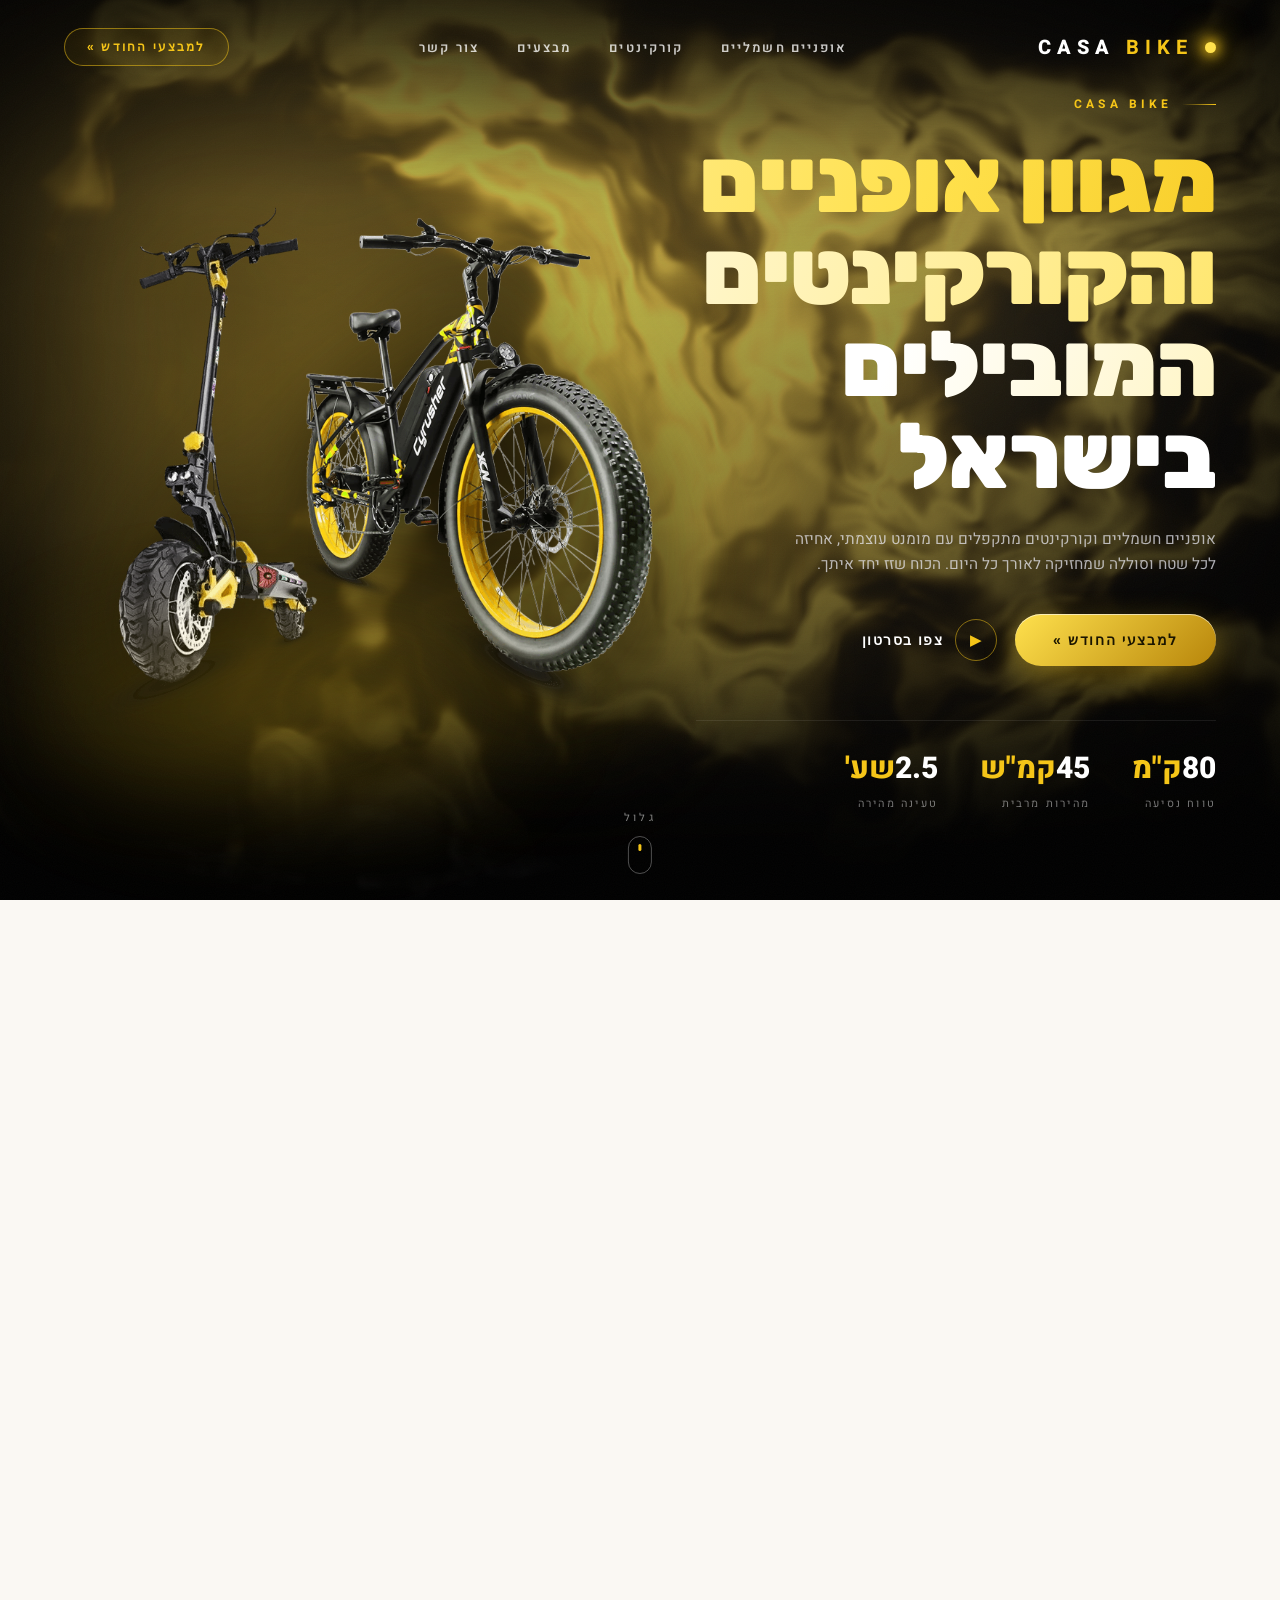
<file: index.html>
<!DOCTYPE html>
<html lang="he" dir="rtl">
<head>
<meta charset="UTF-8" />
<meta name="viewport" content="width=device-width, initial-scale=1.0" />
<title>CASABIKE · אופניים וקורקינטים חשמליים</title>
<link rel="preconnect" href="https://fonts.googleapis.com" />
<link rel="preconnect" href="https://fonts.gstatic.com" crossorigin />
<link href="https://fonts.googleapis.com/css2?family=Heebo:wght@400;500;700;800&family=Rubik:wght@500;700;800;900&display=swap" rel="stylesheet" />
<style>
  :root{
    --gold:#f5c518;
    --gold-bright:#ffe14d;
    --gold-deep:#b8860b;
    --ink:#15151c;
    --muted:#5c5c68;
    --paper:#faf8f3;
  }
  *{margin:0;padding:0;box-sizing:border-box}
  html,body{height:100%;background:var(--paper);overflow-x:hidden}
  body{
    font-family:"Heebo","Segoe UI",-apple-system,Helvetica,Arial,sans-serif;
    color:var(--ink);
    -webkit-font-smoothing:antialiased;
  }

  /* ---------- HERO SHELL (dark) ---------- */
  .hero{
    position:relative;
    width:100%;
    min-height:100vh;
    min-height:100dvh;        /* mobile browser chrome aware */
    overflow:hidden;
    background:#000;
  }

  /* WebGL shader canvas (animated black-gold marble + lightning) */
  #fx{
    position:absolute;
    inset:0;
    width:100%;
    height:100%;
    display:block;
    z-index:1;
  }

  /* cinematic grade on top of the shader (dark) */
  .grade{
    position:absolute;
    inset:0;
    z-index:2;
    pointer-events:none;
    background:
      radial-gradient(120% 90% at 18% 42%, rgba(245,197,24,.14), transparent 55%),
      radial-gradient(150% 120% at 85% 60%, rgba(0,0,0,.65), transparent 60%),
      linear-gradient(180deg, rgba(0,0,0,.55) 0%, transparent 22%, transparent 58%, #000 100%);
    mix-blend-mode:normal;
  }
  .vignette{
    position:absolute;inset:0;z-index:3;pointer-events:none;
    box-shadow:inset 0 0 320px 60px rgba(0,0,0,.92);
  }
  .grain{
    position:absolute;inset:0;z-index:4;pointer-events:none;opacity:.05;
    background-image:url("data:image/svg+xml;utf8,<svg xmlns='http://www.w3.org/2000/svg' width='160' height='160'><filter id='n'><feTurbulence type='fractalNoise' baseFrequency='0.9' numOctaves='2'/></filter><rect width='100%25' height='100%25' filter='url(%23n)' opacity='0.6'/></svg>");
  }

  /* ---------- NAV ---------- */
  nav{
    position:absolute;top:0;left:0;right:0;z-index:20;
    display:flex;align-items:center;justify-content:space-between;gap:14px;
    padding:clamp(18px,3.5vw,28px) clamp(18px,5vw,72px);
  }
  .brand{
    display:flex;align-items:center;gap:12px;
    font-weight:800;letter-spacing:.3em;font-size:clamp(15px,2.4vw,20px);
    text-transform:uppercase;white-space:nowrap;
  }
  .brand-txt{direction:ltr;unicode-bidi:isolate}
  .brand{color:#fff}
  .brand .spark{
    width:11px;height:11px;border-radius:50%;
    background:var(--gold-bright);
    box-shadow:0 0 14px 3px var(--gold),0 0 30px 6px rgba(245,197,24,.6);
  }
  .brand b{color:var(--gold)}
  .links{display:flex;gap:38px;list-style:none}
  .links a{
    color:rgba(255,255,255,.78);text-decoration:none;
    font-size:13px;letter-spacing:.16em;text-transform:uppercase;
    font-weight:600;transition:color .25s;
  }
  .links a:hover{color:var(--gold-bright)}
  .nav-cta{
    border:1px solid rgba(245,197,24,.5);
    color:var(--gold);background:rgba(245,197,24,.06);
    padding:11px 22px;border-radius:40px;
    font-size:12px;letter-spacing:.18em;font-weight:700;text-transform:uppercase;
    cursor:pointer;transition:.25s;
  }
  .nav-cta:hover{background:var(--gold);color:#000;box-shadow:0 0 28px rgba(245,197,24,.5)}

  /* ---------- CONTENT GRID ---------- */
  .stage{
    position:relative;z-index:10;
    direction:ltr;            /* keep product on the left, copy on the right (matches reference) */
    min-height:100vh;
    min-height:100dvh;
    display:grid;
    grid-template-columns:1.05fr .95fr;
    align-items:center;
    padding:0 clamp(20px,5vw,72px);
    gap:20px;
  }

  /* product image (Layer-11.png) */
  .product{
    position:relative;
    justify-self:start;
    align-self:center;
    margin-top:40px;
  }
  .product img{
    width:min(46vw,640px);
    height:auto;
    display:block;
    filter:
      drop-shadow(0 28px 50px rgba(0,0,0,.85))
      drop-shadow(0 0 60px rgba(245,197,24,.18));
    animation:float 7s ease-in-out infinite;
  }
  /* reflection of the product on the wet floor */
  .product::after{
    content:"";
    position:absolute;left:6%;right:6%;bottom:-34%;
    height:34%;
    background:inherit;
    background-image:url("Layer-11.png");
    background-size:cover;background-position:top;
    transform:scaleY(-1);
    -webkit-mask-image:linear-gradient(to bottom,rgba(0,0,0,.4),transparent 75%);
            mask-image:linear-gradient(to bottom,rgba(0,0,0,.4),transparent 75%);
    opacity:.22;filter:blur(3px);
    pointer-events:none;
  }
  .glow-pool{
    position:absolute;z-index:9;left:0;bottom:6%;
    width:60%;height:30%;
    background:radial-gradient(60% 80% at 35% 50%,rgba(245,197,24,.22),transparent 70%);
    filter:blur(40px);pointer-events:none;
  }

  @keyframes float{
    0%,100%{transform:translateY(0)}
    50%{transform:translateY(-14px)}
  }

  /* copy */
  .copy{justify-self:end;max-width:520px;text-align:right;direction:rtl}
  .eyebrow{
    display:inline-flex;align-items:center;gap:10px;
    color:var(--gold);font-size:12px;letter-spacing:.34em;
    text-transform:uppercase;font-weight:700;margin-bottom:22px;
  }
  .eyebrow{color:var(--gold)}
  .eyebrow::before{content:"";width:34px;height:1px;background:linear-gradient(270deg,var(--gold),transparent)}
  h1{
    font-family:"Rubik","Heebo",sans-serif;
    font-size:clamp(33px,8.5vw,92px);
    line-height:1.0;font-weight:900;letter-spacing:-.01em;
    margin-bottom:24px;color:#fff;
    overflow-wrap:break-word;
  }
  h1 .shine{
    background:linear-gradient(110deg,#fff 10%,var(--gold-bright) 38%,var(--gold) 50%,#7a5c00 68%,#fff 92%);
    background-size:220% auto;
    -webkit-background-clip:text;background-clip:text;
    -webkit-text-fill-color:transparent;color:transparent;
    animation:sheen 6s linear infinite;
  }
  @keyframes sheen{to{background-position:220% center}}
  p.lead{
    color:rgba(235,235,245,.72);
    font-size:clamp(15px,1.2vw,18px);
    line-height:1.6;margin-bottom:38px;max-width:430px;
  }
  .actions{display:flex;gap:18px;align-items:center;flex-wrap:wrap}
  .btn-primary{
    position:relative;border:none;cursor:pointer;
    background:linear-gradient(135deg,var(--gold-bright),var(--gold-deep));
    color:#1a1500;font-weight:800;letter-spacing:.12em;text-transform:uppercase;
    font-size:14px;padding:18px 38px;border-radius:50px;
    box-shadow:0 10px 30px rgba(245,197,24,.35),inset 0 1px 0 rgba(255,255,255,.6);
    transition:transform .2s,box-shadow .2s;
  }
  .btn-primary:hover{transform:translateY(-3px);box-shadow:0 16px 44px rgba(245,197,24,.55)}
  .btn-ghost{
    background:none;border:none;cursor:pointer;color:#fff;
    font-weight:700;letter-spacing:.1em;text-transform:uppercase;font-size:14px;
    display:flex;align-items:center;gap:12px;
  }
  .btn-ghost .play{
    width:42px;height:42px;border-radius:50%;
    border:1px solid rgba(245,197,24,.5);
    display:grid;place-items:center;color:var(--gold);
    transition:.25s;
  }
  .btn-ghost:hover .play{background:var(--gold);color:#000;box-shadow:0 0 24px rgba(245,197,24,.5)}

  .stats{
    display:flex;gap:42px;margin-top:54px;
    border-top:1px solid rgba(255,255,255,.08);padding-top:26px;
  }
  .stat .num{font-size:30px;font-weight:800;color:#fff}
  .stat .num span{color:var(--gold)}
  .stat .lbl{font-size:11px;letter-spacing:.2em;text-transform:uppercase;color:rgba(255,255,255,.45);margin-top:4px}

  .scroll{
    position:absolute;left:50%;bottom:26px;transform:translateX(-50%);
    z-index:15;color:rgba(255,255,255,.5);font-size:11px;letter-spacing:.3em;
    text-transform:uppercase;display:flex;flex-direction:column;align-items:center;gap:10px;
  }
  .scroll .mouse{
    width:24px;height:38px;border:1px solid rgba(255,255,255,.3);border-radius:14px;position:relative;
  }
  .scroll .mouse::after{
    content:"";position:absolute;top:7px;left:50%;transform:translateX(-50%);
    width:3px;height:7px;border-radius:2px;background:var(--gold);
    animation:wheel 1.8s ease-in-out infinite;
  }
  @keyframes wheel{0%{opacity:0;top:7px}40%{opacity:1}100%{opacity:0;top:18px}}

  /* ---------- RESPONSIVE ---------- */
  /* tablet & down: stack product over copy, centered */
  @media (max-width:900px){
    .links{display:none}
    .stage{
      grid-template-columns:1fr;
      text-align:center;
      padding-top:96px;padding-bottom:64px;
      gap:8px;
    }
    .product{justify-self:center;margin-top:24px}
    .product img{width:min(78vw,440px)}
    .copy{justify-self:center;text-align:center;max-width:600px}
    .eyebrow{justify-content:center}
    .actions{justify-content:center}
    .stats{justify-content:center}
    .product::after{display:none}   /* drop CSS reflection when centered */
  }

  /* phones */
  @media (max-width:560px){
    nav{padding:16px 18px}
    .nav-cta{padding:9px 16px;font-size:11px;letter-spacing:.12em}
    .brand{letter-spacing:.18em;gap:9px}
    .stage{padding-top:88px;padding-bottom:54px}
    .product{margin-top:18px}
    .product img{width:86vw}
    p.lead{font-size:15px;max-width:none}
    .actions{gap:12px}
    .btn-primary{padding:16px 26px;font-size:13px;flex:1 1 auto;text-align:center}
    .btn-ghost{font-size:13px}
    /* stats: even 3-up row that never overflows */
    .stats{
      gap:0;margin-top:38px;padding-top:20px;
      width:100%;justify-content:space-between;
    }
    .stat{flex:1;text-align:center}
    .stat .num{font-size:clamp(20px,6vw,28px)}
    .stat .lbl{letter-spacing:.12em;font-size:10px}
    .scroll{display:none}
  }

  /* very small phones */
  @media (max-width:360px){
    .nav-cta{padding:8px 12px;font-size:10px}
    .brand{font-size:14px;letter-spacing:.12em}
    .stat .lbl{font-size:9px}
  }

  /* short landscape: don't force full-height cramming */
  @media (max-height:560px) and (orientation:landscape){
    .hero,.stage{min-height:auto}
    .stage{padding-top:84px;padding-bottom:48px}
    .scroll{display:none}
  }

  /* accessibility: honour reduced-motion */
  @media (prefers-reduced-motion:reduce){
    .product img{animation:none}
    h1 .shine{animation:none}
    .scroll .mouse::after{animation:none}
    .cat{transition:box-shadow .3s, background .3s}
    *{scroll-behavior:auto}
  }

  /* =========================================================
     CATEGORIES SECTION — premium 2026
     ========================================================= */
  .cats{
    position:relative;
    background:
      radial-gradient(120% 80% at 85% -10%, rgba(202,165,61,.10), transparent 55%),
      radial-gradient(100% 80% at 0% 110%, rgba(202,165,61,.07), transparent 50%),
      linear-gradient(180deg,var(--paper) 0%, #fbfaf7 40%, #f1ede6 100%);
    padding:clamp(80px,10vw,140px) clamp(24px,5vw,72px) clamp(90px,9vw,130px);
    overflow:hidden;
  }
  /* soft seam at the top so it blends from the hero */
  .cats::before{
    content:"";position:absolute;left:0;right:0;top:0;height:160px;
    background:linear-gradient(180deg,var(--paper),transparent);
    pointer-events:none;
  }
  .cats-head{
    max-width:1280px;margin:0 auto 56px;
    display:flex;align-items:flex-end;justify-content:space-between;gap:30px;flex-wrap:wrap;
  }
  .cats-head .eyebrow{margin-bottom:14px}
  .cats-head h2{
    font-family:"Rubik","Heebo",sans-serif;color:var(--ink);
    font-size:clamp(30px,4vw,56px);font-weight:900;line-height:1.04;letter-spacing:-.01em;
  }
  .cats-head h2 em{font-style:normal;color:var(--gold-deep)}
  .cats-head p{color:var(--muted);max-width:360px;font-size:15px;line-height:1.6}

  .cats-grid{
    max-width:1280px;margin:0 auto;
    display:grid;grid-template-columns:repeat(4,1fr);gap:22px;
  }

  .cat{
    position:relative;
    border-radius:22px;
    padding:22px 26px 26px;
    display:flex;flex-direction:column;
    background:linear-gradient(160deg, #ffffff, #fcfaf3);
    overflow:hidden;cursor:pointer;
    transform:translateY(28px);opacity:0;
    transition:transform .7s cubic-bezier(.16,.84,.3,1), opacity .7s ease, box-shadow .4s, background .4s;
    box-shadow:0 16px 38px rgba(60,50,20,.10), inset 0 1px 0 rgba(255,255,255,.9);
  }
  .cat.in{transform:translateY(0);opacity:1}
  /* gradient hairline border */
  .cat::before{
    content:"";position:absolute;inset:0;border-radius:22px;padding:1px;
    background:linear-gradient(160deg, rgba(245,197,24,.7), rgba(60,50,20,.07) 45%, rgba(245,197,24,.15) 100%);
    -webkit-mask:linear-gradient(#000 0 0) content-box, linear-gradient(#000 0 0);
            mask:linear-gradient(#000 0 0) content-box, linear-gradient(#000 0 0);
    -webkit-mask-composite:xor;mask-composite:exclude;
    pointer-events:none;transition:opacity .4s;opacity:.7;
  }
  /* sheen sweep on hover */
  .cat::after{
    content:"";position:absolute;top:0;bottom:0;width:60%;
    left:-80%;
    background:linear-gradient(100deg,transparent, rgba(245,197,24,.22), transparent);
    transform:skewX(-18deg);transition:left .8s cubic-bezier(.2,.7,.3,1);
    pointer-events:none;z-index:3;
  }
  .cat:hover{
    transform:translateY(-8px);
    background:linear-gradient(160deg, #fffdf5, #fdf4dd);
    box-shadow:0 28px 56px rgba(60,50,20,.16), 0 0 44px rgba(245,197,24,.22), inset 0 1px 0 rgba(255,255,255,.9);
  }
  .cat:hover::before{opacity:1}
  .cat:hover::after{left:120%}

  .cat .idx{
    position:absolute;top:16px;left:20px;z-index:2;
    font-family:"Rubik",sans-serif;font-weight:900;font-size:50px;
    color:transparent;-webkit-text-stroke:1px rgba(245,197,24,.45);
    line-height:1;user-select:none;
  }
  /* product image area */
  .cat-img{
    position:relative;height:180px;margin:0 -6px 14px;border-radius:16px;
    display:grid;place-items:center;
    background:radial-gradient(60% 65% at 50% 42%, rgba(245,197,24,.18), rgba(245,197,24,0) 72%);
  }
  .cat-img img{
    max-width:86%;max-height:160px;width:auto;height:auto;object-fit:contain;
    filter:drop-shadow(0 16px 22px rgba(40,30,0,.24));
    transition:transform .55s cubic-bezier(.2,.8,.2,1);
  }
  .cat:hover .cat-img img{transform:scale(1.07) rotate(-2deg)}

  .cat h3{
    font-family:"Rubik","Heebo",sans-serif;color:var(--ink);
    font-size:22px;font-weight:800;margin:0 0 8px;
  }
  .cat .desc{color:var(--muted);font-size:14px;line-height:1.55;margin-bottom:18px}
  .cat .go{
    display:inline-flex;align-items:center;gap:8px;margin-top:auto;
    color:var(--gold-deep);font-weight:700;font-size:13px;letter-spacing:.04em;
    transition:gap .3s,color .3s;
  }
  .cat:hover .go{gap:14px;color:#9c6f08}
  .cat .go .arr{display:inline-block;transition:transform .3s}
  .cat:hover .go .arr{transform:translateX(-4px)}

  @media (max-width:1000px){
    .cats-grid{grid-template-columns:repeat(2,1fr);gap:16px}
    .cats-head{margin-bottom:40px}
  }
  @media (max-width:560px){
    .cats{padding:64px 18px 80px}
    .cats-head h2{font-size:clamp(26px,7vw,40px)}
    .cats-head p{max-width:none}
    .cats-grid{grid-template-columns:1fr;gap:14px}
    .cat{min-height:auto;padding:20px 22px 24px}
    .cat-img{height:200px}
    .cat-img img{max-height:180px}
  }
</style>
</head>
<body>
<section class="hero">
  <!-- Animated shader background -->
  <canvas id="fx"></canvas>
  <div class="grade"></div>
  <div class="vignette"></div>
  <div class="grain"></div>

  <!-- Navigation -->
  <nav>
    <div class="brand"><span class="spark"></span><span class="brand-txt">CASA <b>BIKE</b></span></div>
    <ul class="links">
      <li><a href="#">אופניים חשמליים</a></li>
      <li><a href="#">קורקינטים</a></li>
      <li><a href="#">מבצעים</a></li>
      <li><a href="#">צור קשר</a></li>
    </ul>
    <button class="nav-cta">למבצעי החודש »</button>
  </nav>

  <!-- Hero content -->
  <div class="stage">
    <div class="glow-pool"></div>
    <div class="product">
      <img src="Layer-11.png" alt="CORR electric bike and scooter" />
    </div>

    <div class="copy">
      <span class="eyebrow">Casa Bike</span>
      <h1><span class="shine">מגוון אופניים<br>והקורקינטים<br>המובילים בישראל</span></h1>
      <p class="lead">
        אופניים חשמליים וקורקינטים מתקפלים עם מומנט עוצמתי, אחיזה לכל שטח
        וסוללה שמחזיקה לאורך כל היום. הכוח שזז יחד איתך.
      </p>
      <div class="actions">
        <button class="btn-primary">למבצעי החודש »</button>
        <button class="btn-ghost">
          <span class="play">▶</span> צפו בסרטון
        </button>
      </div>
      <div class="stats">
        <div class="stat"><div class="num">80<span>ק"מ</span></div><div class="lbl">טווח נסיעה</div></div>
        <div class="stat"><div class="num">45<span>קמ"ש</span></div><div class="lbl">מהירות מרבית</div></div>
        <div class="stat"><div class="num">2.5<span>שע'</span></div><div class="lbl">טעינה מהירה</div></div>
      </div>
    </div>
  </div>

  <div class="scroll"><span>גלול</span><span class="mouse"></span></div>
</section>

<!-- ===================== CATEGORIES ===================== -->
<section class="cats">
  <div class="cats-head">
    <div>
      <span class="eyebrow">הקטגוריות שלנו</span>
      <h2>כל מה שצריך<br>כדי <em>לזוז קדימה</em></h2>
    </div>
    <p>מבחר הכלים הרחב והאיכותי בישראל — מאופניים קלאסיות ועד קורקינטים חשמליים בעיצוב פרימיום.</p>
  </div>

  <div class="cats-grid">

    <!-- אופניים רגילות -->
    <article class="cat">
      <span class="idx">01</span>
      <div class="cat-img"><img src="regularbike.png" alt="אופניים רגילות" loading="lazy" /></div>
      <h3>אופניים רגילות</h3>
      <p class="desc">רכיבה קלאסית, מסגרות קלות וביצועים אמינים לכל יום בעיר ובשטח.</p>
      <span class="go">לצפייה במוצרים <span class="arr">«</span></span>
    </article>

    <!-- אופניים חשמליות -->
    <article class="cat">
      <span class="idx">02</span>
      <div class="cat-img"><img src="electricbike.png" alt="אופניים חשמליות" loading="lazy" /></div>
      <h3>אופניים חשמליות</h3>
      <p class="desc">מנוע עוצמתי, סוללה לטווח ארוך ותאוצה חלקה — הדרך החכמה לנוע.</p>
      <span class="go">לצפייה במוצרים <span class="arr">«</span></span>
    </article>

    <!-- קורקינטים חשמליים -->
    <article class="cat">
      <span class="idx">03</span>
      <div class="cat-img"><img src="scooter.png" alt="קורקינטים חשמליים" loading="lazy" /></div>
      <h3>קורקינטים חשמליים</h3>
      <p class="desc">מתקפלים, קלים וזריזים — ניידות אורבנית מושלמת לקילומטר האחרון.</p>
      <span class="go">לצפייה במוצרים <span class="arr">«</span></span>
    </article>

    <!-- אביזרים -->
    <article class="cat">
      <span class="idx">04</span>
      <div class="cat-img"><img src="acc.png" alt="אביזרים" loading="lazy" /></div>
      <h3>אביזרים</h3>
      <p class="desc">קסדות, מנעולים, תאורה ותוספות פרימיום — כל מה שישלים את הרכיבה.</p>
      <span class="go">לצפייה במוצרים <span class="arr">«</span></span>
    </article>

  </div>
</section>

<script>
/* =========================================================
   WebGL fragment shader — black & gold marble + gold lightning
   Domain-warped fractal Brownian motion creates the flowing
   marble veins; animated electric arcs add the lightning;
   a reflective "wet floor" mirrors the lower half.
   ========================================================= */
(function(){
  const canvas = document.getElementById('fx');
  const gl = canvas.getContext('webgl') || canvas.getContext('experimental-webgl');
  if(!gl){ canvas.style.background = '#080808'; return; }

  const vsrc = `
    attribute vec2 p;
    void main(){ gl_Position = vec4(p,0.0,1.0); }
  `;

  const fsrc = `
    precision highp float;
    uniform vec2  u_res;
    uniform float u_time;
    uniform vec2  u_mouse;

    // -- hash / value noise --
    float hash(vec2 p){
      p = fract(p*vec2(123.34,456.21));
      p += dot(p,p+45.32);
      return fract(p.x*p.y);
    }
    float noise(vec2 p){
      vec2 i = floor(p), f = fract(p);
      vec2 u = f*f*(3.0-2.0*f);
      float a = hash(i+vec2(0,0));
      float b = hash(i+vec2(1,0));
      float c = hash(i+vec2(0,1));
      float d = hash(i+vec2(1,1));
      return mix(mix(a,b,u.x),mix(c,d,u.x),u.y);
    }
    float fbm(vec2 p){
      float v = 0.0, a = 0.5;
      mat2 m = mat2(1.6,1.2,-1.2,1.6);
      for(int i=0;i<6;i++){
        v += a*noise(p);
        p = m*p;
        a *= 0.5;
      }
      return v;
    }

    // ---------------------------------------------------------
    //  Realistic lightning
    // ---------------------------------------------------------

    // Jagged, sharply-kinked horizontal offset of a bolt at height y.
    // The shape "snaps" to a new silhouette in discrete steps (floor on
    // time) like a real strike re-igniting, instead of smoothly sliding.
    float boltPath(float y, float seed, float t){
      float x = 0.0;
      float amp = 0.13;
      float f   = 2.2;
      float jitter = floor(t*9.0)*0.137;      // discrete re-strike jitter
      for(int i=0;i<6;i++){
        float n = noise(vec2(y*f + seed*7.31, jitter + seed*3.0));
        x += (n*2.0-1.0)*amp;                 // signed kink
        amp *= 0.52;
        f   *= 2.07;
      }
      return x;
    }

    // Distance-field glow of one bolt: a hot thin core wrapped in bloom,
    // tapered so it fades into the ceiling and floor.
    float boltGlow(vec2 uv, float baseX, float seed, float t, out float core){
      float path = baseX + boltPath(uv.y, seed, t);
      float d = abs(uv.x - path);
      core     = 0.0016 / (d + 0.0011);       // white-hot filament
      float halo = 0.011 / (d*d*40.0 + 0.05); // soft amber bloom
      float taper = smoothstep(0.0,0.12,uv.y) * smoothstep(1.0,0.82,uv.y);
      core *= taper;
      return (core + halo*0.6) * taper;
    }

    // Strike envelope — not every cycle fires, and when it does it
    // flickers a few times rapidly then decays (classic stroboscopic
    // lightning behaviour).
    float strike(float seed, float t){
      float period = 1.9;
      float ph  = t/period + seed*4.17;
      float idx = floor(ph);
      float r   = hash(vec2(idx, seed*9.0));
      if(r < 0.40) return 0.0;                // many cycles stay dark
      float local = fract(ph);
      float decay = exp(-local*6.5);
      float flick = 0.55 + 0.45*sin(local*55.0 + r*30.0); // multi-flash
      return max(decay*flick, 0.0);
    }

    void main(){
      vec2 uv = gl_FragCoord.xy / u_res.xy;
      vec2 p  = uv;
      p.x *= u_res.x / u_res.y;

      float t = u_time*0.05;

      // -- domain warped marble --
      vec2 q = vec2( fbm(p + vec2(0.0,t)),
                     fbm(p + vec2(5.2,1.3 - t)) );
      vec2 r = vec2( fbm(p + 3.0*q + vec2(1.7,9.2) + 0.15*t),
                     fbm(p + 3.0*q + vec2(8.3,2.8) - 0.12*t) );
      float marble = fbm(p + 3.5*r);

      // crisp gold veins from the warped field
      float veins = abs(2.0*r.x - 1.0);
      veins = pow(1.0 - smoothstep(0.0,0.18,veins), 2.5);

      // base black-marble body
      vec3 dark = mix(vec3(0.015,0.015,0.02), vec3(0.06,0.05,0.045), marble);
      dark += vec3(0.10,0.09,0.10)*pow(marble,4.0);   // white-ish silver glints

      // gold colour ramp
      vec3 gold = mix(vec3(0.55,0.34,0.02), vec3(1.0,0.86,0.32), veins);

      vec3 col = mix(dark, gold, veins*0.9);

      // -- realistic gold lightning (concentrated upper-left, like the ref) --
      // Each bolt = a main channel + a thinner forked branch, with its own
      // strike timing. Glow accumulates separately from the white core so we
      // can colour-grade hot cores toward white and bloom toward amber.
      float glow = 0.0;     // total amber bloom
      float hot  = 0.0;     // total white-hot core
      float fired = 0.0;    // sum of active strike envelopes (for ambient flash)

      // base x positions of the main bolts (left-weighted)
      const int NB = 3;
      for(int i=0;i<NB;i++){
        float fi   = float(i);
        float seed = fi*1.91 + 0.3;
        float s    = strike(seed, u_time);
        if(s <= 0.001) continue;
        fired += s;

        float baseX = 0.16 + fi*0.13;                 // main channel
        float c; float g = boltGlow(uv, baseX, seed, u_time, c);
        glow += g * s;  hot += c * s;

        // a forked branch peeling off the main channel
        float bseed = seed + 5.0;
        float bc;
        float bx = baseX + 0.07 + 0.05*sin(seed*3.0);
        float bg = boltGlow(uv, bx, bseed, u_time, bc);
        float bmask = smoothstep(0.65,0.35,uv.y);     // branch lives mid/low
        glow += bg * s * 0.55 * bmask;
        hot  += bc * s * 0.55 * bmask;
      }

      // left-weighted falloff so bolts originate from the lit side
      float lmask = smoothstep(1.05, 0.05, uv.x);
      glow *= lmask;  hot *= lmask;

      // colour: amber bloom, white-hot filament core
      vec3 amber = vec3(1.0, 0.74, 0.22);
      vec3 white = vec3(1.0, 0.97, 0.86);
      col += amber * glow * 0.9;
      col += white * hot  * 1.3;

      // ambient flash — the whole cavern lights up while a bolt is live
      float flash = clamp(fired, 0.0, 1.5);
      col += vec3(0.95,0.78,0.34) * flash * 0.06 * lmask;

      // big soft gold light source upper-left (matches reference)
      float key = smoothstep(0.9,0.0,distance(uv,vec2(0.16,0.78)));
      col += vec3(0.9,0.7,0.22) * key * (0.32 + 0.12*flash);

      // -- wet reflective floor (mirror lower ~26%) --
      if(uv.y < 0.26){
        vec2 ruv = vec2(uv.x, 0.52 - uv.y);  // reflect
        ruv.x += 0.012*sin(uv.x*40.0 + u_time*1.2); // ripple
        vec2 rp = ruv; rp.x *= u_res.x/u_res.y;
        vec2 rq = vec2(fbm(rp+vec2(0.0,t)),fbm(rp+vec2(5.2,1.3-t)));
        float rvein = pow(1.0-smoothstep(0.0,0.2,abs(2.0*rq.x-1.0)),2.5);
        vec3 refl = mix(vec3(0.01),vec3(1.0,0.82,0.28),rvein);
        float fade = smoothstep(0.0,0.26,uv.y);
        col = mix(refl*1.1, col, fade);
        col += vec3(0.9,0.72,0.25)*rvein*(1.0-fade)*0.5;

        // reflect the live lightning onto the wet floor (smeared by ripples)
        float rGlow=0.0;
        for(int i=0;i<NB;i++){
          float fi=float(i); float seed=fi*1.91+0.3;
          float s=strike(seed,u_time);
          if(s<=0.001) continue;
          float c; float g=boltGlow(ruv,0.16+fi*0.13,seed,u_time,c);
          rGlow += (g+c)*s;
        }
        rGlow *= smoothstep(1.05,0.05,uv.x) * (1.0-fade);
        col += vec3(1.0,0.80,0.30) * rGlow * 0.7;
      }

      // mouse interactive spark glow
      float md = distance(uv, u_mouse);
      col += vec3(1.0,0.84,0.34) * (0.05/(md+0.08)) * 0.25;

      // gentle vignette + tone
      float vig = smoothstep(1.25,0.25,distance(uv,vec2(0.5)));
      col *= mix(0.35,1.0,vig);
      col = pow(col, vec3(0.85));   // lift

      gl_FragColor = vec4(col,1.0);
    }
  `;

  function compile(type,src){
    const s = gl.createShader(type);
    gl.shaderSource(s,src); gl.compileShader(s);
    if(!gl.getShaderParameter(s,gl.COMPILE_STATUS))
      console.error(gl.getShaderInfoLog(s));
    return s;
  }
  const prog = gl.createProgram();
  gl.attachShader(prog,compile(gl.VERTEX_SHADER,vsrc));
  gl.attachShader(prog,compile(gl.FRAGMENT_SHADER,fsrc));
  gl.linkProgram(prog);
  gl.useProgram(prog);

  const buf = gl.createBuffer();
  gl.bindBuffer(gl.ARRAY_BUFFER,buf);
  gl.bufferData(gl.ARRAY_BUFFER,new Float32Array([-1,-1, 3,-1, -1,3]),gl.STATIC_DRAW);
  const loc = gl.getAttribLocation(prog,'p');
  gl.enableVertexAttribArray(loc);
  gl.vertexAttribPointer(loc,2,gl.FLOAT,false,0,0);

  const uRes  = gl.getUniformLocation(prog,'u_res');
  const uTime = gl.getUniformLocation(prog,'u_time');
  const uMouse= gl.getUniformLocation(prog,'u_mouse');

  let mouse = [0.7,0.6];
  window.addEventListener('mousemove',e=>{
    mouse = [e.clientX/window.innerWidth, 1.0 - e.clientY/window.innerHeight];
  });

  function resize(){
    // lower the render resolution on phones to save battery / keep 60fps
    const cap = window.innerWidth < 700 ? 1.25 : 1.75;
    const dpr = Math.min(window.devicePixelRatio||1, cap);
    canvas.width  = Math.floor(window.innerWidth*dpr);
    canvas.height = Math.floor(window.innerHeight*dpr);
    canvas.style.width = window.innerWidth+'px';
    canvas.style.height= window.innerHeight+'px';
    gl.viewport(0,0,canvas.width,canvas.height);
  }
  window.addEventListener('resize',resize);
  resize();

  const start = performance.now();
  function frame(){
    const t = (performance.now()-start)/1000;
    gl.uniform2f(uRes, canvas.width, canvas.height);
    gl.uniform1f(uTime, t);
    gl.uniform2f(uMouse, mouse[0], mouse[1]);
    gl.drawArrays(gl.TRIANGLES,0,3);
    requestAnimationFrame(frame);
  }
  frame();
})();

/* ---- staggered scroll-reveal for category cards ---- */
(function(){
  const cards = document.querySelectorAll('.cat');
  if(!('IntersectionObserver' in window)){
    cards.forEach(c=>c.classList.add('in')); return;
  }
  const io = new IntersectionObserver((entries)=>{
    entries.forEach(e=>{
      if(e.isIntersecting){
        const i = [...cards].indexOf(e.target);
        e.target.style.transitionDelay = (i*0.1)+'s';
        e.target.classList.add('in');
        io.unobserve(e.target);
      }
    });
  },{threshold:0.2});
  cards.forEach(c=>io.observe(c));
})();
</script>
</body>
</html>
</file>
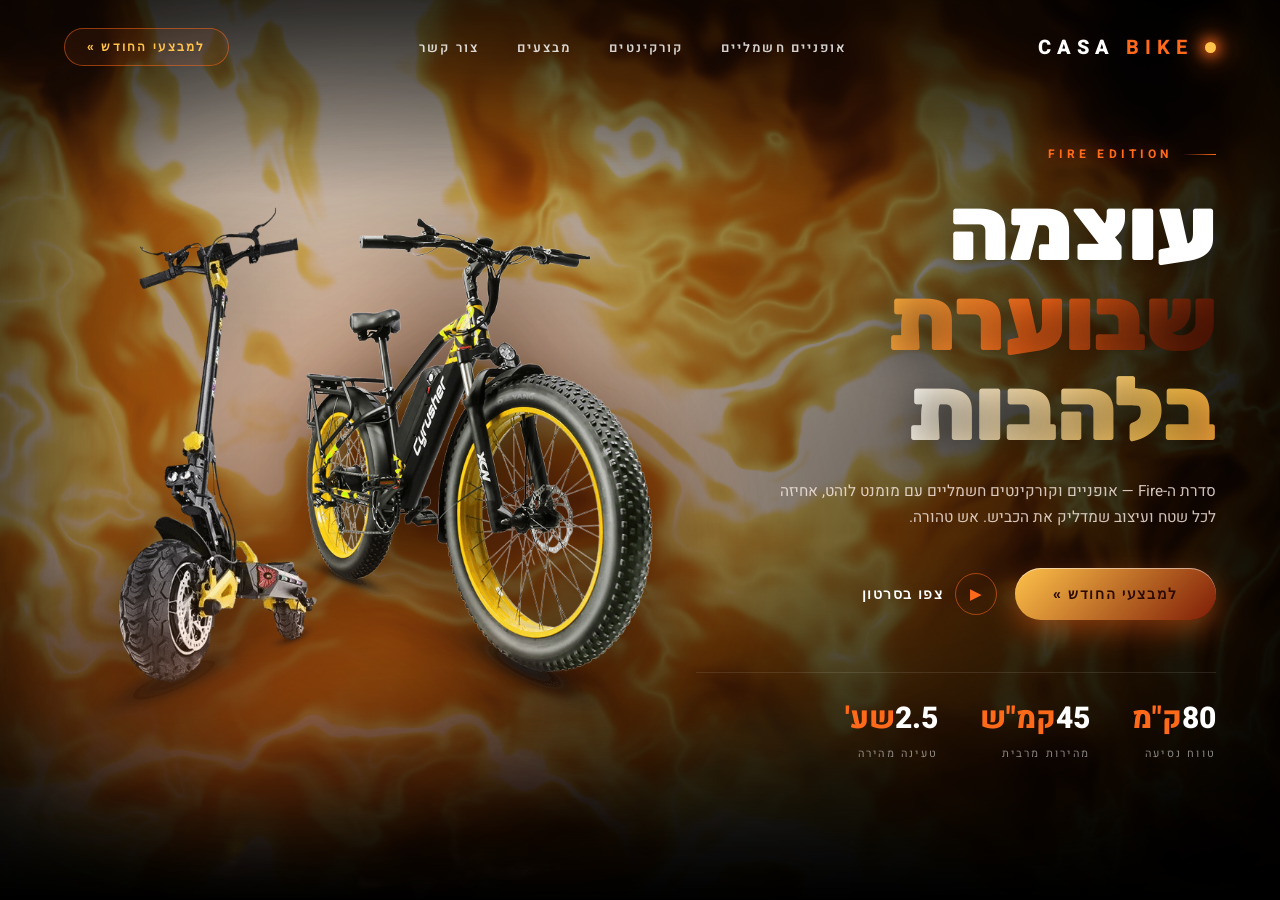
<file: fire.html>
<!DOCTYPE html>
<html lang="he" dir="rtl">
<head>
<meta charset="UTF-8" />
<meta name="viewport" content="width=device-width, initial-scale=1.0" />
<title>CASA BIKE · Fire Edition</title>
<link rel="preconnect" href="https://fonts.googleapis.com" />
<link rel="preconnect" href="https://fonts.gstatic.com" crossorigin />
<link href="https://fonts.googleapis.com/css2?family=Heebo:wght@400;500;700;800&family=Rubik:wght@500;700;800;900&display=swap" rel="stylesheet" />
<style>
  :root{
    --fire:#ff6a1a;
    --fire-bright:#ffc24a;
    --fire-deep:#7e1c06;
  }
  *{margin:0;padding:0;box-sizing:border-box}
  html,body{height:100%;background:#000;overflow-x:hidden}
  body{
    font-family:"Heebo","Segoe UI",-apple-system,Helvetica,Arial,sans-serif;
    color:#fff;-webkit-font-smoothing:antialiased;
  }

  /* ---------- HERO SHELL ---------- */
  .hero{
    position:relative;width:100%;
    min-height:100vh;min-height:100dvh;
    overflow:hidden;background:#000;
  }
  /* WebGL canvas — black marble + molten lava cracks (static at rest) */
  #fx{position:absolute;inset:0;width:100%;height:100%;display:block;z-index:1}

  .grade{
    position:absolute;inset:0;z-index:2;pointer-events:none;
    background:
      radial-gradient(120% 90% at 24% 46%, rgba(255,106,26,.14), transparent 55%),
      radial-gradient(150% 120% at 86% 60%, rgba(0,0,0,.55), transparent 60%),
      linear-gradient(180deg, rgba(0,0,0,.5) 0%, transparent 22%, transparent 60%, #000 100%);
  }
  .scrim{
    position:absolute;inset:0;z-index:3;pointer-events:none;
    background:linear-gradient(270deg, rgba(0,0,0,.6) 0%, rgba(0,0,0,.2) 32%, transparent 58%);
  }
  .vignette{position:absolute;inset:0;z-index:4;pointer-events:none;box-shadow:inset 0 0 300px 70px rgba(0,0,0,.88)}

  /* ---------- NAV ---------- */
  nav{
    position:absolute;top:0;left:0;right:0;z-index:20;
    display:flex;align-items:center;justify-content:space-between;gap:14px;
    padding:clamp(18px,3.5vw,28px) clamp(18px,5vw,72px);
  }
  .brand{
    display:flex;align-items:center;gap:12px;color:#fff;
    font-weight:800;letter-spacing:.3em;font-size:clamp(15px,2.4vw,20px);
    text-transform:uppercase;white-space:nowrap;
  }
  .brand-txt{direction:ltr;unicode-bidi:isolate}
  .brand .spark{
    width:11px;height:11px;border-radius:50%;background:var(--fire-bright);
    box-shadow:0 0 14px 3px var(--fire),0 0 30px 6px rgba(255,106,26,.6);
  }
  .brand b{color:var(--fire)}
  .links{display:flex;gap:38px;list-style:none}
  .links a{
    color:rgba(255,255,255,.82);text-decoration:none;
    font-size:13px;letter-spacing:.16em;text-transform:uppercase;font-weight:600;transition:color .25s;
  }
  .links a:hover{color:var(--fire-bright)}
  .nav-cta{
    border:1px solid rgba(255,106,26,.5);color:var(--fire-bright);background:rgba(255,106,26,.08);
    padding:11px 22px;border-radius:40px;
    font-size:12px;letter-spacing:.18em;font-weight:700;text-transform:uppercase;cursor:pointer;transition:.25s;
  }
  .nav-cta:hover{background:var(--fire);color:#2a0a02;box-shadow:0 0 28px rgba(255,106,26,.5)}

  /* ---------- CONTENT ---------- */
  .stage{
    position:relative;z-index:10;direction:ltr;
    min-height:100vh;min-height:100dvh;
    display:grid;grid-template-columns:1.05fr .95fr;align-items:center;
    padding:0 clamp(20px,5vw,72px);gap:20px;
  }
  .product{position:relative;justify-self:start;align-self:center;margin-top:40px}
  .product img{
    width:min(46vw,640px);height:auto;display:block;
    filter:drop-shadow(0 28px 50px rgba(0,0,0,.85)) drop-shadow(0 0 70px rgba(255,106,26,.34));
  }
  /* static reflection on the molten floor */
  .product::after{
    content:"";position:absolute;left:6%;right:6%;bottom:-34%;height:34%;
    background-image:url("Layer-11.png");background-size:cover;background-position:top;
    transform:scaleY(-1);
    -webkit-mask-image:linear-gradient(to bottom,rgba(0,0,0,.4),transparent 75%);
            mask-image:linear-gradient(to bottom,rgba(0,0,0,.4),transparent 75%);
    opacity:.20;filter:blur(3px);pointer-events:none;
  }
  .glow-pool{
    position:absolute;z-index:9;left:0;bottom:6%;width:60%;height:30%;
    background:radial-gradient(60% 80% at 35% 50%,rgba(255,106,26,.28),transparent 70%);
    filter:blur(40px);pointer-events:none;
  }

  .copy{justify-self:end;max-width:520px;text-align:right;direction:rtl}
  .eyebrow{
    display:inline-flex;align-items:center;gap:10px;color:var(--fire);
    font-size:12px;letter-spacing:.34em;text-transform:uppercase;font-weight:700;margin-bottom:22px;
    text-shadow:0 0 18px rgba(255,106,26,.5);
  }
  .eyebrow::before{content:"";width:34px;height:1px;background:linear-gradient(270deg,var(--fire),transparent)}
  h1{
    font-family:"Rubik","Heebo",sans-serif;font-size:clamp(36px,8vw,90px);
    line-height:1.0;font-weight:900;letter-spacing:-.01em;margin-bottom:24px;color:#fff;
    overflow-wrap:break-word;text-shadow:0 6px 40px rgba(0,0,0,.55);
  }
  h1 .accent{
    background:linear-gradient(110deg,#fff 0%,var(--fire-bright) 42%,var(--fire) 70%,#4a0e02 100%);
    -webkit-background-clip:text;background-clip:text;-webkit-text-fill-color:transparent;color:transparent;
  }
  p.lead{color:rgba(250,236,228,.82);font-size:clamp(15px,1.2vw,18px);line-height:1.65;margin-bottom:38px;max-width:440px}

  .actions{display:flex;gap:18px;align-items:center;flex-wrap:wrap}
  .btn-primary{
    border:none;cursor:pointer;
    background:linear-gradient(135deg,var(--fire-bright),var(--fire-deep));
    color:#2a0a02;font-weight:800;letter-spacing:.12em;text-transform:uppercase;
    font-size:14px;padding:18px 38px;border-radius:50px;
    box-shadow:0 10px 30px rgba(255,106,26,.44),inset 0 1px 0 rgba(255,255,255,.5);transition:transform .2s,box-shadow .2s;
  }
  .btn-primary:hover{transform:translateY(-3px);box-shadow:0 16px 50px rgba(255,106,26,.68)}
  .btn-ghost{
    background:none;border:none;cursor:pointer;color:#fff;font-weight:700;letter-spacing:.1em;
    text-transform:uppercase;font-size:14px;display:flex;align-items:center;gap:12px;
  }
  .btn-ghost .play{
    width:42px;height:42px;border-radius:50%;border:1px solid rgba(255,106,26,.55);
    display:grid;place-items:center;color:var(--fire);transition:.25s;
  }
  .btn-ghost:hover .play{background:var(--fire);color:#2a0a02;box-shadow:0 0 24px rgba(255,106,26,.6)}

  .stats{display:flex;gap:42px;margin-top:52px;border-top:1px solid rgba(255,255,255,.1);padding-top:24px}
  .stat .num{font-size:30px;font-weight:800;color:#fff}
  .stat .num span{color:var(--fire)}
  .stat .lbl{font-size:11px;letter-spacing:.2em;text-transform:uppercase;color:rgba(255,255,255,.5);margin-top:4px}

  /* ---------- RESPONSIVE ---------- */
  @media (max-width:900px){
    .links{display:none}
    .stage{grid-template-columns:1fr;text-align:center;padding-top:96px;padding-bottom:64px;gap:8px}
    .product{justify-self:center;margin-top:24px}
    .product img{width:min(78vw,440px)}
    .copy{justify-self:center;text-align:center;max-width:600px}
    .eyebrow{justify-content:center}.actions{justify-content:center}.stats{justify-content:center}
    .product::after{display:none}
    .scrim{background:linear-gradient(0deg, rgba(0,0,0,.7) 0%, transparent 55%)}
  }
  @media (max-width:560px){
    nav{padding:16px 18px}
    .nav-cta{padding:9px 16px;font-size:11px;letter-spacing:.12em}
    .brand{letter-spacing:.18em;gap:9px}
    .stage{padding-top:88px;padding-bottom:54px}
    .product img{width:86vw}
    p.lead{font-size:15px;max-width:none}
    .actions{gap:12px}
    .btn-primary{padding:15px 24px;font-size:13px;flex:1 1 auto;text-align:center}
    .stats{gap:0;margin-top:34px;padding-top:18px;width:100%;justify-content:space-between}
    .stat{flex:1;text-align:center}.stat .num{font-size:clamp(20px,6vw,28px)}
    .stat .lbl{letter-spacing:.1em;font-size:10px}
  }
</style>
</head>
<body>
<section class="hero">
  <canvas id="fx"></canvas>
  <div class="grade"></div>
  <div class="scrim"></div>
  <div class="vignette"></div>

  <nav>
    <div class="brand"><span class="spark"></span><span class="brand-txt">CASA <b>BIKE</b></span></div>
    <ul class="links">
      <li><a href="#">אופניים חשמליים</a></li>
      <li><a href="#">קורקינטים</a></li>
      <li><a href="#">מבצעים</a></li>
      <li><a href="#">צור קשר</a></li>
    </ul>
    <button class="nav-cta">למבצעי החודש »</button>
  </nav>

  <div class="stage">
    <div class="glow-pool"></div>
    <div class="product">
      <img src="Layer-11.png" alt="CASA BIKE electric bike and scooter" />
    </div>

    <div class="copy">
      <span class="eyebrow">Fire Edition</span>
      <h1>עוצמה<br><span class="accent">שבוערת בלהבות</span></h1>
      <p class="lead">
        סדרת ה-Fire — אופניים וקורקינטים חשמליים עם מומנט לוהט,
        אחיזה לכל שטח ועיצוב שמדליק את הכביש. אש טהורה.
      </p>
      <div class="actions">
        <button class="btn-primary">למבצעי החודש »</button>
        <button class="btn-ghost"><span class="play">▶</span> צפו בסרטון</button>
      </div>
      <div class="stats">
        <div class="stat"><div class="num">80<span>ק"מ</span></div><div class="lbl">טווח נסיעה</div></div>
        <div class="stat"><div class="num">45<span>קמ"ש</span></div><div class="lbl">מהירות מרבית</div></div>
        <div class="stat"><div class="num">2.5<span>שע'</span></div><div class="lbl">טעינה מהירה</div></div>
      </div>
    </div>
  </div>
</section>

<script>
/* =========================================================
   WebGL fragment shader — black marble + MOLTEN LAVA lightning.
   Generated entirely in code (no image). Static at rest; the
   bolts + background react to the cursor (no idle animation).
   ========================================================= */
(function(){
  const canvas = document.getElementById('fx');
  const gl = canvas.getContext('webgl') || canvas.getContext('experimental-webgl');
  if(!gl){ canvas.style.background = '#0a0402'; return; }

  const vsrc = `attribute vec2 p; void main(){ gl_Position = vec4(p,0.0,1.0); }`;

  const fsrc = `
    precision highp float;
    uniform vec2  u_res;
    uniform vec2  u_mouse;   // cursor in uv space (y up)
    uniform float u_influ;   // 0 = idle/static, 1 = actively hovering
    uniform float u_energy;  // cursor speed -> heat spread / brightness
    const float T = 7.3;     // frozen "moment in time" for the static frame

    float hash(vec2 p){
      p = fract(p*vec2(123.34,456.21));
      p += dot(p,p+45.32);
      return fract(p.x*p.y);
    }
    float noise(vec2 p){
      vec2 i = floor(p), f = fract(p);
      vec2 u = f*f*(3.0-2.0*f);
      float a = hash(i+vec2(0,0)), b = hash(i+vec2(1,0));
      float c = hash(i+vec2(0,1)), d = hash(i+vec2(1,1));
      return mix(mix(a,b,u.x),mix(c,d,u.x),u.y);
    }
    float fbm(vec2 p){
      float v = 0.0, a = 0.5;
      mat2 m = mat2(1.6,1.2,-1.2,1.6);
      for(int i=0;i<6;i++){ v += a*noise(p); p = m*p; a *= 0.5; }
      return v;
    }

    // molten colour ramp: deep red -> orange -> amber -> soft white-hot
    vec3 lavaColor(float h){
      vec3 c = mix(vec3(0.26,0.015,0.0), vec3(0.95,0.27,0.02), smoothstep(0.0,0.40,h));
      c = mix(c, vec3(1.0,0.70,0.18), smoothstep(0.40,0.80,h));
      c = mix(c, vec3(1.0,0.93,0.78), smoothstep(0.82,1.12,h));
      return c;
    }

    // SOFT glowing molten cracks: each ridge contributes a wide gentle halo
    // plus a brighter thin core. No hard edges -> calm, AA-friendly, pleasant.
    float lavaHeat(vec2 p, vec2 mE, float t, out float marble){
      vec2 q = vec2( fbm(p + mE*0.06 + vec2(0.0,t)),
                     fbm(p + mE*0.06 + vec2(5.2,1.3 - t)) );
      vec2 r = vec2( fbm(p + 3.0*q + mE*0.12 + vec2(1.7,9.2) + 0.15*t),
                     fbm(p + 3.0*q + mE*0.12 + vec2(8.3,2.8) - 0.12*t) );
      marble = fbm(p + 3.5*r + mE*0.20);
      float d1 = abs(2.0*r.x-1.0);
      float d2 = abs(2.0*q.y-1.0);
      float d3 = abs(2.0*r.y-1.0);
      float glow = exp(-d1*7.0) + 0.6*exp(-d2*8.5) + 0.5*exp(-d3*9.5);
      float core = exp(-d1*30.0) + 0.6*exp(-d2*32.0) + 0.5*exp(-d3*34.0);
      return glow*0.5 + core;
    }

    void main(){
      vec2 uv = gl_FragCoord.xy / u_res.xy;
      float aspect = u_res.x / u_res.y;

      vec2 dm = uv - u_mouse; dm.x *= aspect;
      float md = length(dm);

      vec2 p = uv; p.x *= aspect;
      float t = T*0.05;
      vec2 mE = (u_mouse - 0.5) * u_influ * (1.0 + u_energy*0.5);   // gentle parallax

      float marble;
      float net = lavaHeat(p, mE, t, marble);

      // a touch brighter on the left, calmer dark marble to the right
      float leftBias = mix(0.55, 1.2, smoothstep(1.0, 0.0, uv.x));
      float heat = net * leftBias;

      // HOVER: a soft, wide pool of warmth follows the cursor and gently
      // breathes the lava to life — smooth gaussian, no distortion.
      float warm = exp(-md*md*9.0) * u_influ * (1.0 + u_energy*0.6);
      heat *= 1.0 + warm*1.4;     // nearby cracks glow warmer & brighter
      heat += warm*0.12;          // faint wash so even dark marble warms

      // black volcanic-marble body with subtle ember glints
      vec3 body = mix(vec3(0.012,0.009,0.007), vec3(0.045,0.028,0.018), marble);
      body += vec3(0.10,0.05,0.02)*pow(marble,4.0);

      vec3 lava = lavaColor(clamp(heat*0.85, 0.0, 1.2));
      vec3 col = mix(body, lava, smoothstep(0.06, 0.50, heat));
      col += lava * smoothstep(0.50, 1.2, heat) * 0.55;        // gentle bloom

      // ambient warmth on the lit side + soft glow under the cursor
      col += vec3(1.0,0.40,0.12) * smoothstep(0.60,0.0,uv.x) * 0.08;
      col += vec3(1.0,0.55,0.25) * warm * 0.10;

      // -- soft molten reflective floor (lower ~26%) --
      if(uv.y < 0.26){
        vec2 ruv = vec2(uv.x, 0.52 - uv.y);
        ruv.x += 0.010*sin(uv.x*36.0);
        vec2 rp = ruv; rp.x *= aspect;
        float rmar; float rnet = lavaHeat(rp, mE, t, rmar);
        float rheat = rnet * mix(0.55,1.2, smoothstep(1.0,0.0,uv.x));
        vec3 rlava = lavaColor(clamp(rheat*0.85,0.0,1.2));
        vec3 rbody = mix(vec3(0.010,0.007,0.005), vec3(0.030,0.020,0.014), rmar);
        vec3 rcol = mix(rbody, rlava, smoothstep(0.06,0.50,rheat));
        rcol += rlava * smoothstep(0.50,1.2,rheat) * 0.45;
        float fade = smoothstep(0.0,0.26,uv.y);
        col = mix(rcol, col, fade);
      }

      // soft vignette + gentle highlight roll-off (Reinhard) => calm image
      float vig = smoothstep(1.35,0.30,distance(uv,vec2(0.5)));
      col *= mix(0.45,1.0,vig);
      col = col/(col+vec3(0.62)) * 1.34;
      col = pow(col, vec3(0.92));
      gl_FragColor = vec4(col,1.0);
    }
  `;

  function compile(type,src){
    const s = gl.createShader(type);
    gl.shaderSource(s,src); gl.compileShader(s);
    if(!gl.getShaderParameter(s,gl.COMPILE_STATUS)) console.error(gl.getShaderInfoLog(s));
    return s;
  }
  const prog = gl.createProgram();
  gl.attachShader(prog,compile(gl.VERTEX_SHADER,vsrc));
  gl.attachShader(prog,compile(gl.FRAGMENT_SHADER,fsrc));
  gl.linkProgram(prog); gl.useProgram(prog);

  const buf = gl.createBuffer();
  gl.bindBuffer(gl.ARRAY_BUFFER,buf);
  gl.bufferData(gl.ARRAY_BUFFER,new Float32Array([-1,-1, 3,-1, -1,3]),gl.STATIC_DRAW);
  const loc = gl.getAttribLocation(prog,'p');
  gl.enableVertexAttribArray(loc);
  gl.vertexAttribPointer(loc,2,gl.FLOAT,false,0,0);

  const uRes    = gl.getUniformLocation(prog,'u_res');
  const uMouse  = gl.getUniformLocation(prog,'u_mouse');
  const uInflu  = gl.getUniformLocation(prog,'u_influ');
  const uEnergy = gl.getUniformLocation(prog,'u_energy');

  function resize(){
    const cap = window.innerWidth < 700 ? 1.25 : 1.75;
    const dpr = Math.min(window.devicePixelRatio||1, cap);
    canvas.width  = Math.floor(window.innerWidth*dpr);
    canvas.height = Math.floor(window.innerHeight*dpr);
    canvas.style.width  = window.innerWidth+'px';
    canvas.style.height = window.innerHeight+'px';
    gl.viewport(0,0,canvas.width,canvas.height);
    gl.uniform2f(uRes, canvas.width, canvas.height);
  }

  let target=[0.5,0.6], cur=[0.5,0.6];
  let infTarget=0, infCur=0, energyTarget=0, energyCur=0, running=false;

  function draw(){
    gl.uniform2f(uMouse, cur[0], cur[1]);
    gl.uniform1f(uInflu, infCur);
    gl.uniform1f(uEnergy, energyCur);
    gl.drawArrays(gl.TRIANGLES,0,3);
  }

  function tick(){
    cur[0] += (target[0]-cur[0])*0.16;
    cur[1] += (target[1]-cur[1])*0.16;
    infCur  += (infTarget-infCur)*0.09;
    energyTarget *= 0.90;
    energyCur += (energyTarget-energyCur)*0.16;
    draw();
    const settling = Math.hypot(target[0]-cur[0], target[1]-cur[1]) > 0.0015
                  || Math.abs(infTarget-infCur) > 0.004
                  || energyCur > 0.01;
    if(settling){ requestAnimationFrame(tick); }
    else { infCur=infTarget; cur=target.slice(); energyCur=0; draw(); running=false; }
  }
  function kick(){ if(!running){ running=true; requestAnimationFrame(tick); } }

  const hero = document.querySelector('.hero');
  const coarse = window.matchMedia('(hover: none), (pointer: coarse)').matches;
  const reduce = window.matchMedia('(prefers-reduced-motion: reduce)').matches;

  if(coarse && !reduce){
    // -------- MOBILE: gentle autonomous "breathing" drift --------
    // no pointer on touch, so a slow virtual cursor traces a calm Lissajous
    // path and the lava drifts/warms softly on its own. Paused when the
    // hero is off-screen or the tab is hidden (battery-friendly).
    let aRAF=0, aStart=0, visible=true;
    function ambient(now){
      if(!visible || document.hidden){ aRAF=0; return; }
      if(!aStart) aStart=now;
      const s=(now-aStart)*0.001;
      target[0]=0.5 +0.28*Math.sin(s*0.42);
      target[1]=0.55+0.15*Math.sin(s*0.31+1.2);
      cur[0]+=(target[0]-cur[0])*0.045;
      cur[1]+=(target[1]-cur[1])*0.045;
      infCur +=(0.55-infCur)*0.03;     // ease to a soft, constant influence
      draw();
      aRAF=requestAnimationFrame(ambient);
    }
    function startA(){ if(visible && !document.hidden && !aRAF){ aStart=0; aRAF=requestAnimationFrame(ambient); } }
    document.addEventListener('visibilitychange', ()=>{ if(!document.hidden) startA(); });
    if('IntersectionObserver' in window){
      new IntersectionObserver(es=>{ visible=es[0].isIntersecting; if(visible) startA(); }, {threshold:0.04}).observe(hero);
    }
    startA();
  } else {
    // -------- DESKTOP: pointer-driven, static at rest --------
    let lastT;
    hero.addEventListener('pointermove', e=>{
      const r = canvas.getBoundingClientRect();
      const nx = (e.clientX-r.left)/r.width;
      const ny = 1 - (e.clientY-r.top)/r.height;
      const now = performance.now();
      if(lastT !== undefined){
        const dt = Math.max(now-lastT, 8);
        const speed = Math.hypot(nx-target[0], ny-target[1]) / (dt/16.7);
        energyTarget = Math.min(1.0, Math.max(energyTarget, speed*4.5));
      }
      lastT = now;
      target = [nx, ny];
      infTarget = 1; kick();
    });
    hero.addEventListener('pointerleave', ()=>{ infTarget = 0; energyTarget = 0; kick(); });
  }

  resize(); draw();
  let rt; window.addEventListener('resize', ()=>{ clearTimeout(rt); rt=setTimeout(()=>{ resize(); draw(); }, 120); });
})();
</script>
</body>
</html>
</file>
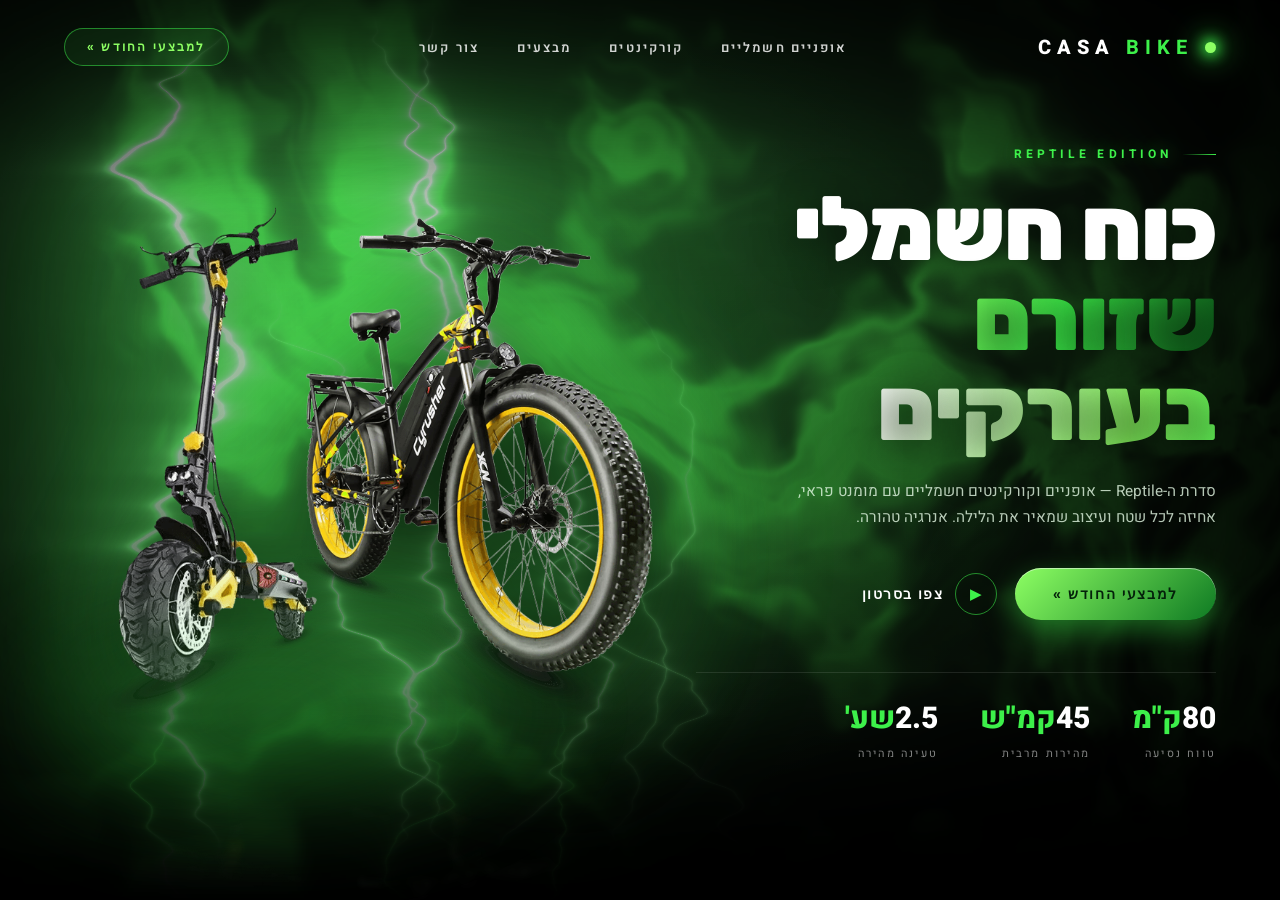
<file: reptile.html>
<!DOCTYPE html>
<html lang="he" dir="rtl">
<head>
<meta charset="UTF-8" />
<meta name="viewport" content="width=device-width, initial-scale=1.0" />
<title>CASA BIKE · Reptile Edition</title>
<link rel="preconnect" href="https://fonts.googleapis.com" />
<link rel="preconnect" href="https://fonts.gstatic.com" crossorigin />
<link href="https://fonts.googleapis.com/css2?family=Heebo:wght@400;500;700;800&family=Rubik:wght@500;700;800;900&display=swap" rel="stylesheet" />
<style>
  :root{
    --green:#3df04a;
    --green-bright:#8dff63;
    --green-deep:#0f7a23;
  }
  *{margin:0;padding:0;box-sizing:border-box}
  html,body{height:100%;background:#000;overflow-x:hidden}
  body{
    font-family:"Heebo","Segoe UI",-apple-system,Helvetica,Arial,sans-serif;
    color:#fff;-webkit-font-smoothing:antialiased;
  }

  /* ---------- HERO SHELL ---------- */
  .hero{
    position:relative;width:100%;
    min-height:100vh;min-height:100dvh;
    overflow:hidden;background:#000;
  }
  /* WebGL canvas — black marble + green lightning, drawn ONCE (static) */
  #fx{position:absolute;inset:0;width:100%;height:100%;display:block;z-index:1}

  .grade{
    position:absolute;inset:0;z-index:2;pointer-events:none;
    background:
      radial-gradient(120% 90% at 24% 46%, rgba(52,232,58,.14), transparent 55%),
      radial-gradient(150% 120% at 86% 60%, rgba(0,0,0,.55), transparent 60%),
      linear-gradient(180deg, rgba(0,0,0,.5) 0%, transparent 22%, transparent 60%, #000 100%);
  }
  .scrim{
    position:absolute;inset:0;z-index:3;pointer-events:none;
    background:linear-gradient(270deg, rgba(0,0,0,.6) 0%, rgba(0,0,0,.2) 32%, transparent 58%);
  }
  .vignette{position:absolute;inset:0;z-index:4;pointer-events:none;box-shadow:inset 0 0 300px 70px rgba(0,0,0,.88)}

  /* ---------- NAV ---------- */
  nav{
    position:absolute;top:0;left:0;right:0;z-index:20;
    display:flex;align-items:center;justify-content:space-between;gap:14px;
    padding:clamp(18px,3.5vw,28px) clamp(18px,5vw,72px);
  }
  .brand{
    display:flex;align-items:center;gap:12px;color:#fff;
    font-weight:800;letter-spacing:.3em;font-size:clamp(15px,2.4vw,20px);
    text-transform:uppercase;white-space:nowrap;
  }
  .brand-txt{direction:ltr;unicode-bidi:isolate}
  .brand .spark{
    width:11px;height:11px;border-radius:50%;background:var(--green-bright);
    box-shadow:0 0 14px 3px var(--green),0 0 30px 6px rgba(61,240,74,.6);
  }
  .brand b{color:var(--green)}
  .links{display:flex;gap:38px;list-style:none}
  .links a{
    color:rgba(255,255,255,.82);text-decoration:none;
    font-size:13px;letter-spacing:.16em;text-transform:uppercase;font-weight:600;transition:color .25s;
  }
  .links a:hover{color:var(--green-bright)}
  .nav-cta{
    border:1px solid rgba(61,240,74,.5);color:var(--green-bright);background:rgba(61,240,74,.08);
    padding:11px 22px;border-radius:40px;
    font-size:12px;letter-spacing:.18em;font-weight:700;text-transform:uppercase;cursor:pointer;transition:.25s;
  }
  .nav-cta:hover{background:var(--green);color:#03210a;box-shadow:0 0 28px rgba(61,240,74,.5)}

  /* ---------- CONTENT ---------- */
  .stage{
    position:relative;z-index:10;direction:ltr;
    min-height:100vh;min-height:100dvh;
    display:grid;grid-template-columns:1.05fr .95fr;align-items:center;
    padding:0 clamp(20px,5vw,72px);gap:20px;
  }
  .product{position:relative;justify-self:start;align-self:center;margin-top:40px}
  .product img{
    width:min(46vw,640px);height:auto;display:block;
    filter:drop-shadow(0 28px 50px rgba(0,0,0,.85)) drop-shadow(0 0 70px rgba(61,240,74,.32));
  }
  /* static reflection on the wet floor */
  .product::after{
    content:"";position:absolute;left:6%;right:6%;bottom:-34%;height:34%;
    background-image:url("Layer-11.png");background-size:cover;background-position:top;
    transform:scaleY(-1);
    -webkit-mask-image:linear-gradient(to bottom,rgba(0,0,0,.4),transparent 75%);
            mask-image:linear-gradient(to bottom,rgba(0,0,0,.4),transparent 75%);
    opacity:.20;filter:blur(3px);pointer-events:none;
  }
  .glow-pool{
    position:absolute;z-index:9;left:0;bottom:6%;width:60%;height:30%;
    background:radial-gradient(60% 80% at 35% 50%,rgba(61,240,74,.26),transparent 70%);
    filter:blur(40px);pointer-events:none;
  }

  .copy{justify-self:end;max-width:520px;text-align:right;direction:rtl}
  .eyebrow{
    display:inline-flex;align-items:center;gap:10px;color:var(--green);
    font-size:12px;letter-spacing:.34em;text-transform:uppercase;font-weight:700;margin-bottom:22px;
    text-shadow:0 0 18px rgba(61,240,74,.5);
  }
  .eyebrow::before{content:"";width:34px;height:1px;background:linear-gradient(270deg,var(--green),transparent)}
  h1{
    font-family:"Rubik","Heebo",sans-serif;font-size:clamp(36px,8vw,90px);
    line-height:1.0;font-weight:900;letter-spacing:-.01em;margin-bottom:24px;color:#fff;
    overflow-wrap:break-word;text-shadow:0 6px 40px rgba(0,0,0,.55);
  }
  h1 .accent{
    background:linear-gradient(110deg,#fff 0%,var(--green-bright) 45%,var(--green) 72%,#0a5417 100%);
    -webkit-background-clip:text;background-clip:text;-webkit-text-fill-color:transparent;color:transparent;
  }
  p.lead{color:rgba(228,248,228,.8);font-size:clamp(15px,1.2vw,18px);line-height:1.65;margin-bottom:38px;max-width:440px}

  .actions{display:flex;gap:18px;align-items:center;flex-wrap:wrap}
  .btn-primary{
    border:none;cursor:pointer;
    background:linear-gradient(135deg,var(--green-bright),var(--green-deep));
    color:#04210a;font-weight:800;letter-spacing:.12em;text-transform:uppercase;
    font-size:14px;padding:18px 38px;border-radius:50px;
    box-shadow:0 10px 30px rgba(61,240,74,.42),inset 0 1px 0 rgba(255,255,255,.5);transition:transform .2s,box-shadow .2s;
  }
  .btn-primary:hover{transform:translateY(-3px);box-shadow:0 16px 50px rgba(61,240,74,.66)}
  .btn-ghost{
    background:none;border:none;cursor:pointer;color:#fff;font-weight:700;letter-spacing:.1em;
    text-transform:uppercase;font-size:14px;display:flex;align-items:center;gap:12px;
  }
  .btn-ghost .play{
    width:42px;height:42px;border-radius:50%;border:1px solid rgba(61,240,74,.55);
    display:grid;place-items:center;color:var(--green);transition:.25s;
  }
  .btn-ghost:hover .play{background:var(--green);color:#03210a;box-shadow:0 0 24px rgba(61,240,74,.6)}

  .stats{display:flex;gap:42px;margin-top:52px;border-top:1px solid rgba(255,255,255,.1);padding-top:24px}
  .stat .num{font-size:30px;font-weight:800;color:#fff}
  .stat .num span{color:var(--green)}
  .stat .lbl{font-size:11px;letter-spacing:.2em;text-transform:uppercase;color:rgba(255,255,255,.5);margin-top:4px}

  /* ---------- RESPONSIVE ---------- */
  @media (max-width:900px){
    .links{display:none}
    .stage{grid-template-columns:1fr;text-align:center;padding-top:96px;padding-bottom:64px;gap:8px}
    .product{justify-self:center;margin-top:24px}
    .product img{width:min(78vw,440px)}
    .copy{justify-self:center;text-align:center;max-width:600px}
    .eyebrow{justify-content:center}.actions{justify-content:center}.stats{justify-content:center}
    .product::after{display:none}
    .scrim{background:linear-gradient(0deg, rgba(0,0,0,.7) 0%, transparent 55%)}
  }
  @media (max-width:560px){
    nav{padding:16px 18px}
    .nav-cta{padding:9px 16px;font-size:11px;letter-spacing:.12em}
    .brand{letter-spacing:.18em;gap:9px}
    .stage{padding-top:88px;padding-bottom:54px}
    .product img{width:86vw}
    p.lead{font-size:15px;max-width:none}
    .actions{gap:12px}
    .btn-primary{padding:15px 24px;font-size:13px;flex:1 1 auto;text-align:center}
    .stats{gap:0;margin-top:34px;padding-top:18px;width:100%;justify-content:space-between}
    .stat{flex:1;text-align:center}.stat .num{font-size:clamp(20px,6vw,28px)}
    .stat .lbl{letter-spacing:.1em;font-size:10px}
  }
</style>
</head>
<body>
<section class="hero">
  <canvas id="fx"></canvas>
  <div class="grade"></div>
  <div class="scrim"></div>
  <div class="vignette"></div>

  <nav>
    <div class="brand"><span class="spark"></span><span class="brand-txt">CASA <b>BIKE</b></span></div>
    <ul class="links">
      <li><a href="#">אופניים חשמליים</a></li>
      <li><a href="#">קורקינטים</a></li>
      <li><a href="#">מבצעים</a></li>
      <li><a href="#">צור קשר</a></li>
    </ul>
    <button class="nav-cta">למבצעי החודש »</button>
  </nav>

  <div class="stage">
    <div class="glow-pool"></div>
    <div class="product">
      <img src="Layer-11.png" alt="CASA BIKE electric bike and scooter" />
    </div>

    <div class="copy">
      <span class="eyebrow">Reptile Edition</span>
      <h1>כוח חשמלי<br><span class="accent">שזורם בעורקים</span></h1>
      <p class="lead">
        סדרת ה-Reptile — אופניים וקורקינטים חשמליים עם מומנט פראי,
        אחיזה לכל שטח ועיצוב שמאיר את הלילה. אנרגיה טהורה.
      </p>
      <div class="actions">
        <button class="btn-primary">למבצעי החודש »</button>
        <button class="btn-ghost"><span class="play">▶</span> צפו בסרטון</button>
      </div>
      <div class="stats">
        <div class="stat"><div class="num">80<span>ק"מ</span></div><div class="lbl">טווח נסיעה</div></div>
        <div class="stat"><div class="num">45<span>קמ"ש</span></div><div class="lbl">מהירות מרבית</div></div>
        <div class="stat"><div class="num">2.5<span>שע'</span></div><div class="lbl">טעינה מהירה</div></div>
      </div>
    </div>
  </div>
</section>

<script>
/* =========================================================
   WebGL fragment shader — black marble + ELECTRIC GREEN lightning
   Generated entirely in code (no image). Drawn a SINGLE time:
   the scene is completely STATIC — no animation loop.
   ========================================================= */
(function(){
  const canvas = document.getElementById('fx');
  const gl = canvas.getContext('webgl') || canvas.getContext('experimental-webgl');
  if(!gl){ canvas.style.background = '#040a05'; return; }

  const vsrc = `attribute vec2 p; void main(){ gl_Position = vec4(p,0.0,1.0); }`;

  const fsrc = `
    precision highp float;
    uniform vec2  u_res;
    uniform vec2  u_mouse;   // cursor in uv space (y up)
    uniform float u_influ;   // 0 = idle/static, 1 = actively hovering
    uniform float u_energy;  // cursor speed -> bolt brightness / agitation
    const float T = 7.3;     // frozen "moment in time" for the static frame

    float hash(vec2 p){
      p = fract(p*vec2(123.34,456.21));
      p += dot(p,p+45.32);
      return fract(p.x*p.y);
    }
    float noise(vec2 p){
      vec2 i = floor(p), f = fract(p);
      vec2 u = f*f*(3.0-2.0*f);
      float a = hash(i+vec2(0,0)), b = hash(i+vec2(1,0));
      float c = hash(i+vec2(0,1)), d = hash(i+vec2(1,1));
      return mix(mix(a,b,u.x),mix(c,d,u.x),u.y);
    }
    float fbm(vec2 p){
      float v = 0.0, a = 0.5;
      mat2 m = mat2(1.6,1.2,-1.2,1.6);
      for(int i=0;i<6;i++){ v += a*noise(p); p = m*p; a *= 0.5; }
      return v;
    }

    // jagged, sharply-kinked horizontal offset of a bolt at height y.
    // The cursor re-seeds the jitter so the silhouette re-forms as you move,
    // and faster movement (u_energy) makes the kinks wilder.
    float boltPath(float y, float seed){
      float x = 0.0, amp = 0.135, f = 2.2;
      float jitter = floor(T*9.0)*0.137
                   + (u_mouse.x*1.7 + u_mouse.y*1.1) * u_influ   // reshape with cursor
                   + u_energy*0.6;                               // agitate with speed
      float a = amp * (1.0 + u_energy*0.5);
      for(int i=0;i<6;i++){
        float n = noise(vec2(y*f + seed*7.31, jitter + seed*3.0));
        x += (n*2.0-1.0)*a; a *= 0.52; f *= 2.07;
      }
      return x;
    }
    // hot core + green bloom around one bolt, bending toward the cursor
    float boltGlow(vec2 uv, float baseX, float seed, out float core){
      float path = baseX + boltPath(uv.y, seed);
      // whole field sways with horizontal cursor; the channel also bows toward
      // the cursor most strongly at the cursor's own height -> "reaches" for it
      float vClose = exp(-pow((uv.y - u_mouse.y)*2.6, 2.0));
      path += (u_mouse.x - 0.5) * 0.16 * u_influ;            // global sway
      path += (u_mouse.x - path) * 0.42 * vClose * u_influ;  // reach toward cursor
      float d = abs(uv.x - path);
      core = 0.0016 / (d + 0.0011);
      float halo = 0.012 / (d*d*38.0 + 0.05);
      float taper = smoothstep(0.0,0.10,uv.y) * smoothstep(1.0,0.80,uv.y);
      core *= taper;
      return (core + halo*0.65) * taper;
    }

    void main(){
      vec2 uv = gl_FragCoord.xy / u_res.xy;
      vec2 p  = uv; p.x *= u_res.x / u_res.y;
      float t = T*0.05;

      // -- domain-warped marble with LAYERED PARALLAX --
      // each warp octave is offset by a different amount of the cursor vector,
      // so far layers drift a little and near layers drift more => depth.
      // eased by u_influ (static at rest) and nudged by u_energy.
      vec2 m  = (u_mouse - 0.5) * u_influ;
      vec2 mE = m * (1.0 + u_energy*0.8);

      vec2 q = vec2( fbm(p + mE*0.08 + vec2(0.0,t)),
                     fbm(p + mE*0.08 + vec2(5.2,1.3 - t)) );
      vec2 r = vec2( fbm(p + 3.0*q + mE*0.16 + vec2(1.7,9.2) + 0.15*t),
                     fbm(p + 3.0*q + mE*0.16 + vec2(8.3,2.8) - 0.12*t) );
      float marble = fbm(p + 3.5*r + mE*0.26);

      float veins = abs(2.0*r.x - 1.0);
      veins = pow(1.0 - smoothstep(0.0,0.17,veins), 2.5);
      // a second finer set of cracks for the swirling-cave feel on the right
      float cracks = pow(1.0 - smoothstep(0.0,0.09,abs(2.0*q.y-1.0)), 3.0);

      vec3 dark = mix(vec3(0.010,0.018,0.012), vec3(0.035,0.06,0.04), marble);
      dark += vec3(0.05,0.11,0.06)*pow(marble,4.0);

      vec3 greenV = mix(vec3(0.02,0.22,0.04), vec3(0.32,1.0,0.30), marble);
      vec3 col = mix(dark, greenV, clamp(veins*0.92 + cracks*0.5, 0.0, 1.0));

      // -- static green lightning, left-weighted (always lit) --
      float glow = 0.0, hot = 0.0;
      const int NB = 3;
      for(int i=0;i<NB;i++){
        float fi = float(i);
        float seed = fi*1.91 + 0.3;
        float w = (i==0) ? 1.0 : 0.6;          // first bolt is the hero strike
        float baseX = 0.17 + fi*0.12;
        float c; float g = boltGlow(uv, baseX, seed, c);
        glow += g*w; hot += c*w;
        // a forked branch
        float bc; float bx = baseX + 0.07 + 0.05*sin(seed*3.0);
        float bg = boltGlow(uv, bx, seed+5.0, bc);
        float bmask = smoothstep(0.70,0.35,uv.y);
        glow += bg*w*0.5*bmask; hot += bc*w*0.5*bmask;
      }
      float lmask = smoothstep(1.05, 0.04, uv.x);   // strongest on the left
      glow *= lmask; hot *= lmask;

      col += vec3(0.30,1.0,0.34) * glow * (1.0  + u_energy*1.4);   // green bloom
      col += vec3(0.82,1.0,0.84) * hot  * (1.35 + u_energy*1.1);   // white-green core

      // key light where the bolt grounds (drifts gently with the cursor)
      vec2 keyPos = vec2(0.20,0.74) + (u_mouse-0.5)*0.06*u_influ;
      float key = smoothstep(0.95,0.0,distance(uv,keyPos));
      col += vec3(0.25,0.85,0.30) * key * 0.42;

      // -- wet reflective floor (static mirror, lower ~26%) --
      if(uv.y < 0.26){
        vec2 ruv = vec2(uv.x, 0.52 - uv.y);
        ruv.x += 0.012*sin(uv.x*40.0 + T*1.2);
        vec2 rp = ruv; rp.x *= u_res.x/u_res.y;
        vec2 rq = vec2(fbm(rp+vec2(0.0,t)),fbm(rp+vec2(5.2,1.3-t)));
        float rvein = pow(1.0-smoothstep(0.0,0.2,abs(2.0*rq.x-1.0)),2.5);
        vec3 refl = mix(vec3(0.01,0.02,0.012),vec3(0.28,1.0,0.30),rvein);
        float fade = smoothstep(0.0,0.26,uv.y);
        col = mix(refl*1.1, col, fade);
        col += vec3(0.25,0.9,0.28)*rvein*(1.0-fade)*0.5;

        float rG=0.0;
        for(int i=0;i<NB;i++){
          float fi=float(i); float seed=fi*1.91+0.3;
          float w=(i==0)?1.0:0.6;
          float c; float g=boltGlow(ruv,0.17+fi*0.12,seed,c);
          rG += (g+c)*w;
        }
        rG *= smoothstep(1.05,0.04,uv.x) * (1.0-fade);
        col += vec3(0.32,1.0,0.34) * rG * 0.7;
      }

      // -- HOVER REACTION: green energy that follows the cursor --
      if(u_influ > 0.001){
        vec2 dm = uv - u_mouse; dm.x *= u_res.x/u_res.y;
        float md = length(dm);
        float core = exp(-md*md*55.0);          // tight white-green spark
        float halo = 0.055 / (md + 0.05);       // soft glow falloff
        col += vec3(0.55,1.0,0.60) * core * 0.9      * u_influ;
        col += vec3(0.28,1.0,0.34) * halo * 0.22     * u_influ;
        // light up the marble veins the cursor passes over
        col += greenV * veins * exp(-md*5.0) * 0.6   * u_influ;
        // faint electric crackle ring around the pointer
        float ring = smoothstep(0.085,0.075,abs(md-0.10));
        col += vec3(0.5,1.0,0.55) * ring * (0.10 + 0.15*noise(uv*120.0)) * u_influ;
      }

      float vig = smoothstep(1.25,0.25,distance(uv,vec2(0.5)));
      col *= mix(0.35,1.0,vig);
      col = pow(col, vec3(0.85));
      gl_FragColor = vec4(col,1.0);
    }
  `;

  function compile(type,src){
    const s = gl.createShader(type);
    gl.shaderSource(s,src); gl.compileShader(s);
    if(!gl.getShaderParameter(s,gl.COMPILE_STATUS)) console.error(gl.getShaderInfoLog(s));
    return s;
  }
  const prog = gl.createProgram();
  gl.attachShader(prog,compile(gl.VERTEX_SHADER,vsrc));
  gl.attachShader(prog,compile(gl.FRAGMENT_SHADER,fsrc));
  gl.linkProgram(prog); gl.useProgram(prog);

  const buf = gl.createBuffer();
  gl.bindBuffer(gl.ARRAY_BUFFER,buf);
  gl.bufferData(gl.ARRAY_BUFFER,new Float32Array([-1,-1, 3,-1, -1,3]),gl.STATIC_DRAW);
  const loc = gl.getAttribLocation(prog,'p');
  gl.enableVertexAttribArray(loc);
  gl.vertexAttribPointer(loc,2,gl.FLOAT,false,0,0);

  const uRes    = gl.getUniformLocation(prog,'u_res');
  const uMouse  = gl.getUniformLocation(prog,'u_mouse');
  const uInflu  = gl.getUniformLocation(prog,'u_influ');
  const uEnergy = gl.getUniformLocation(prog,'u_energy');

  // size the canvas (only on init / window resize — not per frame)
  function resize(){
    const cap = window.innerWidth < 700 ? 1.25 : 1.75;
    const dpr = Math.min(window.devicePixelRatio||1, cap);
    canvas.width  = Math.floor(window.innerWidth*dpr);
    canvas.height = Math.floor(window.innerHeight*dpr);
    canvas.style.width  = window.innerWidth+'px';
    canvas.style.height = window.innerHeight+'px';
    gl.viewport(0,0,canvas.width,canvas.height);
    gl.uniform2f(uRes, canvas.width, canvas.height);
  }

  // eased cursor state — current trails toward target for a smooth feel
  let target=[0.5,0.6], cur=[0.5,0.6];
  let infTarget=0, infCur=0, energyTarget=0, energyCur=0, running=false;

  function draw(){
    gl.uniform2f(uMouse, cur[0], cur[1]);
    gl.uniform1f(uInflu, infCur);
    gl.uniform1f(uEnergy, energyCur);
    gl.drawArrays(gl.TRIANGLES,0,3);
  }

  function tick(){
    cur[0] += (target[0]-cur[0])*0.16;
    cur[1] += (target[1]-cur[1])*0.16;
    infCur  += (infTarget-infCur)*0.09;
    energyTarget *= 0.90;                       // bursts fade when you slow down
    energyCur += (energyTarget-energyCur)*0.16;
    draw();
    const settling = Math.hypot(target[0]-cur[0], target[1]-cur[1]) > 0.0015
                  || Math.abs(infTarget-infCur) > 0.004
                  || energyCur > 0.01;
    if(settling){ requestAnimationFrame(tick); }
    else { infCur=infTarget; cur=target.slice(); energyCur=0; draw(); running=false; }
  }
  function kick(){ if(!running){ running=true; requestAnimationFrame(tick); } }

  const hero = document.querySelector('.hero');
  const coarse = window.matchMedia('(hover: none), (pointer: coarse)').matches;
  const reduce = window.matchMedia('(prefers-reduced-motion: reduce)').matches;

  if(coarse && !reduce){
    // -------- MOBILE: gentle autonomous "breathing" drift --------
    // no pointer on touch, so a slow virtual cursor traces a calm Lissajous
    // path and the whole scene drifts softly on its own. Paused when the
    // hero is off-screen or the tab is hidden (battery-friendly).
    let aRAF=0, aStart=0, visible=true;
    function ambient(now){
      if(!visible || document.hidden){ aRAF=0; return; }
      if(!aStart) aStart=now;
      const s=(now-aStart)*0.001;
      target[0]=0.5 +0.28*Math.sin(s*0.42);
      target[1]=0.55+0.15*Math.sin(s*0.31+1.2);
      cur[0]+=(target[0]-cur[0])*0.045;
      cur[1]+=(target[1]-cur[1])*0.045;
      infCur +=(0.55-infCur)*0.03;     // ease to a soft, constant influence
      draw();
      aRAF=requestAnimationFrame(ambient);
    }
    function startA(){ if(visible && !document.hidden && !aRAF){ aStart=0; aRAF=requestAnimationFrame(ambient); } }
    document.addEventListener('visibilitychange', ()=>{ if(!document.hidden) startA(); });
    if('IntersectionObserver' in window){
      new IntersectionObserver(es=>{ visible=es[0].isIntersecting; if(visible) startA(); }, {threshold:0.04}).observe(hero);
    }
    startA();
  } else {
    // -------- DESKTOP: pointer-driven, static at rest --------
    let lastT;
    hero.addEventListener('pointermove', e=>{
      const r = canvas.getBoundingClientRect();
      const nx = (e.clientX-r.left)/r.width;
      const ny = 1 - (e.clientY-r.top)/r.height;
      const now = performance.now();
      if(lastT !== undefined){
        const dt = Math.max(now-lastT, 8);
        const speed = Math.hypot(nx-target[0], ny-target[1]) / (dt/16.7);
        energyTarget = Math.min(1.0, Math.max(energyTarget, speed*4.5));
      }
      lastT = now;
      target = [nx, ny];
      infTarget = 1; kick();
    });
    hero.addEventListener('pointerleave', ()=>{ infTarget = 0; energyTarget = 0; kick(); });
  }

  resize(); draw();   // one static frame to start
  let rt; window.addEventListener('resize', ()=>{ clearTimeout(rt); rt=setTimeout(()=>{ resize(); draw(); }, 120); });
})();
</script>
</body>
</html>
</file>
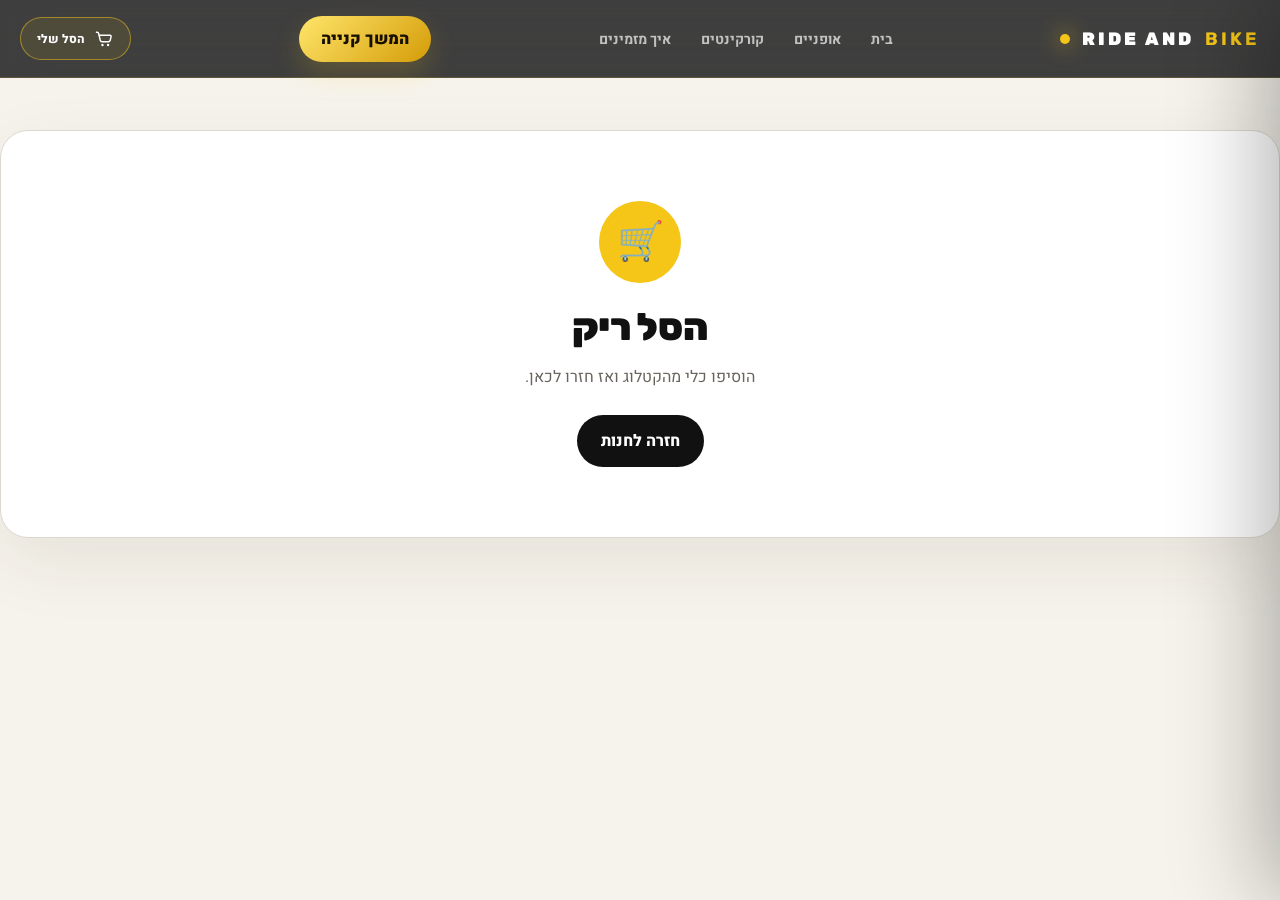
<file: rideandbike/checkout.html>
<!doctype html>
<html lang="he" dir="rtl">
<head>
  <meta charset="utf-8">
  <meta name="viewport" content="width=device-width,initial-scale=1">
<link rel="icon" href="data:image/svg+xml,<svg xmlns='http://www.w3.org/2000/svg' viewBox='0 0 32 32'><circle cx='16' cy='16' r='13' fill='%23f5c518'/></svg>" />
  <title>פרטי הזמנה · RIDE AND BIKE</title>
  <meta name="description" content="סיכום הזמנה, בחירת משלוח או איסוף עצמי ופרטי קשר ב-RIDE AND BIKE ראשון לציון.">
  <meta name="theme-color" content="#08090b">
  <link rel="preconnect" href="https://fonts.googleapis.com">
  <link rel="preconnect" href="https://fonts.gstatic.com" crossorigin>
  <link href="https://fonts.googleapis.com/css2?family=Heebo:wght@400;500;700;800&family=Rubik:wght@700;800;900&display=swap" rel="stylesheet">
  <link rel="stylesheet" href="store.css">
  <link rel="stylesheet" href="commerce.css">
</head>
<body>
  <header class="store-nav"><div class="shell nav-inner">
    <a class="store-brand" href="index.html"><i></i>RIDE AND <b>BIKE</b></a>
    <ul class="store-links"><li><a href="index.html">בית</a></li><li><a href="electric-bikes.html">אופניים</a></li><li><a href="electric-scooters.html">קורקינטים</a></li><li><a href="service.html">איך מזמינים</a></li></ul>
    <a class="nav-visit" href="index.html#shop">המשך קנייה</a>
  </div></header>
  <main class="checkout-page" id="checkoutRoot">
    <div class="checkout-shell">
      <div class="checkout-head"><div><span class="kicker">CHECKOUT · RIDE AND BIKE</span><h1>מסיימים<br>את ההזמנה.</h1></div><p>בחרו משלוח או איסוף עצמי, השאירו פרטים ואנחנו מאמתים מלאי, גרסה ומועד מסירה לפני החיוב.</p></div>
      <div id="checkoutFormWrap">
        <div class="checkout-grid">
          <form class="checkout-card" id="checkoutForm">
            <h2>פרטי קשר ומסירה</h2>
            <div class="checkout-fields">
              <div class="checkout-field"><label for="customerName">שם מלא</label><input id="customerName" name="name" autocomplete="name" required></div>
              <div class="checkout-field"><label for="customerPhone">טלפון</label><input id="customerPhone" name="phone" type="tel" autocomplete="tel" inputmode="tel" required></div>
              <div class="checkout-field full"><label for="customerEmail">אימייל לאישור ההזמנה</label><input id="customerEmail" name="email" type="email" autocomplete="email" required></div>
            </div>
            <h2 style="margin-top:30px">איך מקבלים?</h2>
            <div class="checkout-methods">
              <label class="checkout-method"><input type="radio" name="checkout-delivery" value="pickup"><span><strong>איסוף עצמי</strong><small>מרכז ראשון לציון · ללא עלות</small></span></label>
              <label class="checkout-method"><input type="radio" name="checkout-delivery" value="delivery"><span><strong>משלוח עד הבית</strong><small>חינם בקנייה מעל ₪2,500</small></span></label>
            </div>
            <div class="checkout-fields" id="addressFields">
              <div class="checkout-field full"><label for="street">רחוב ומספר</label><input id="street" name="street" autocomplete="street-address"></div>
              <div class="checkout-field"><label for="city">עיר</label><input id="city" name="city" autocomplete="address-level2"></div>
              <div class="checkout-field"><label for="floor">דירה / קומה</label><input id="floor" name="floor"></div>
            </div>
            <div class="checkout-field full" style="margin-top:16px"><label for="orderNote">הערה להזמנה</label><textarea id="orderNote" name="note" placeholder="צבע מועדף, שעת מסירה או כל דבר שחשוב שנדע"></textarea></div>
            <h2 style="margin-top:30px">אופן תשלום</h2>
            <div class="checkout-methods">
              <label class="checkout-method"><input type="radio" name="payment" value="secure" checked><span><strong>תשלום מאובטח אונליין</strong><small>קישור סליקה נשלח לאחר אימות המלאי</small></span></label>
              <label class="checkout-method"><input type="radio" name="payment" value="pickup"><span><strong>תשלום באיסוף</strong><small>זמין בבחירת איסוף עצמי</small></span></label>
            </div>
            <button class="checkout-submit" type="submit">שליחת ההזמנה לאישור</button>
            <p class="checkout-note">זהו אתר סטטי בפיתוח: פרטי כרטיס אינם נאספים כאן. חיוב אמיתי יתבצע רק לאחר חיבור ספק סליקה מאובטח ואימות המלאי.</p>
          </form>
          <aside class="checkout-card checkout-summary" aria-label="סיכום ההזמנה"><h2>סיכום</h2><div id="checkoutSummaryLines"></div><div class="checkout-summary-total"><span>סה״כ</span><strong id="checkoutTotal"></strong></div></aside>
        </div>
      </div>
      <section class="checkout-card checkout-confirmation" id="checkoutConfirmation" aria-live="polite"><div class="check">✓</div><h2>בקשת ההזמנה התקבלה.</h2><p>מספר בקשה: <strong id="orderNumber"></strong><br>נחזור אליכם לאימות המלאי, הגרסה, המסירה והתשלום.</p><a href="index.html">חזרה לדף הבית</a></section>
    </div>
  </main>
  <script src="catalog-data.js"></script>
  <script src="commerce.js"></script>
</body>
</html>
</file>
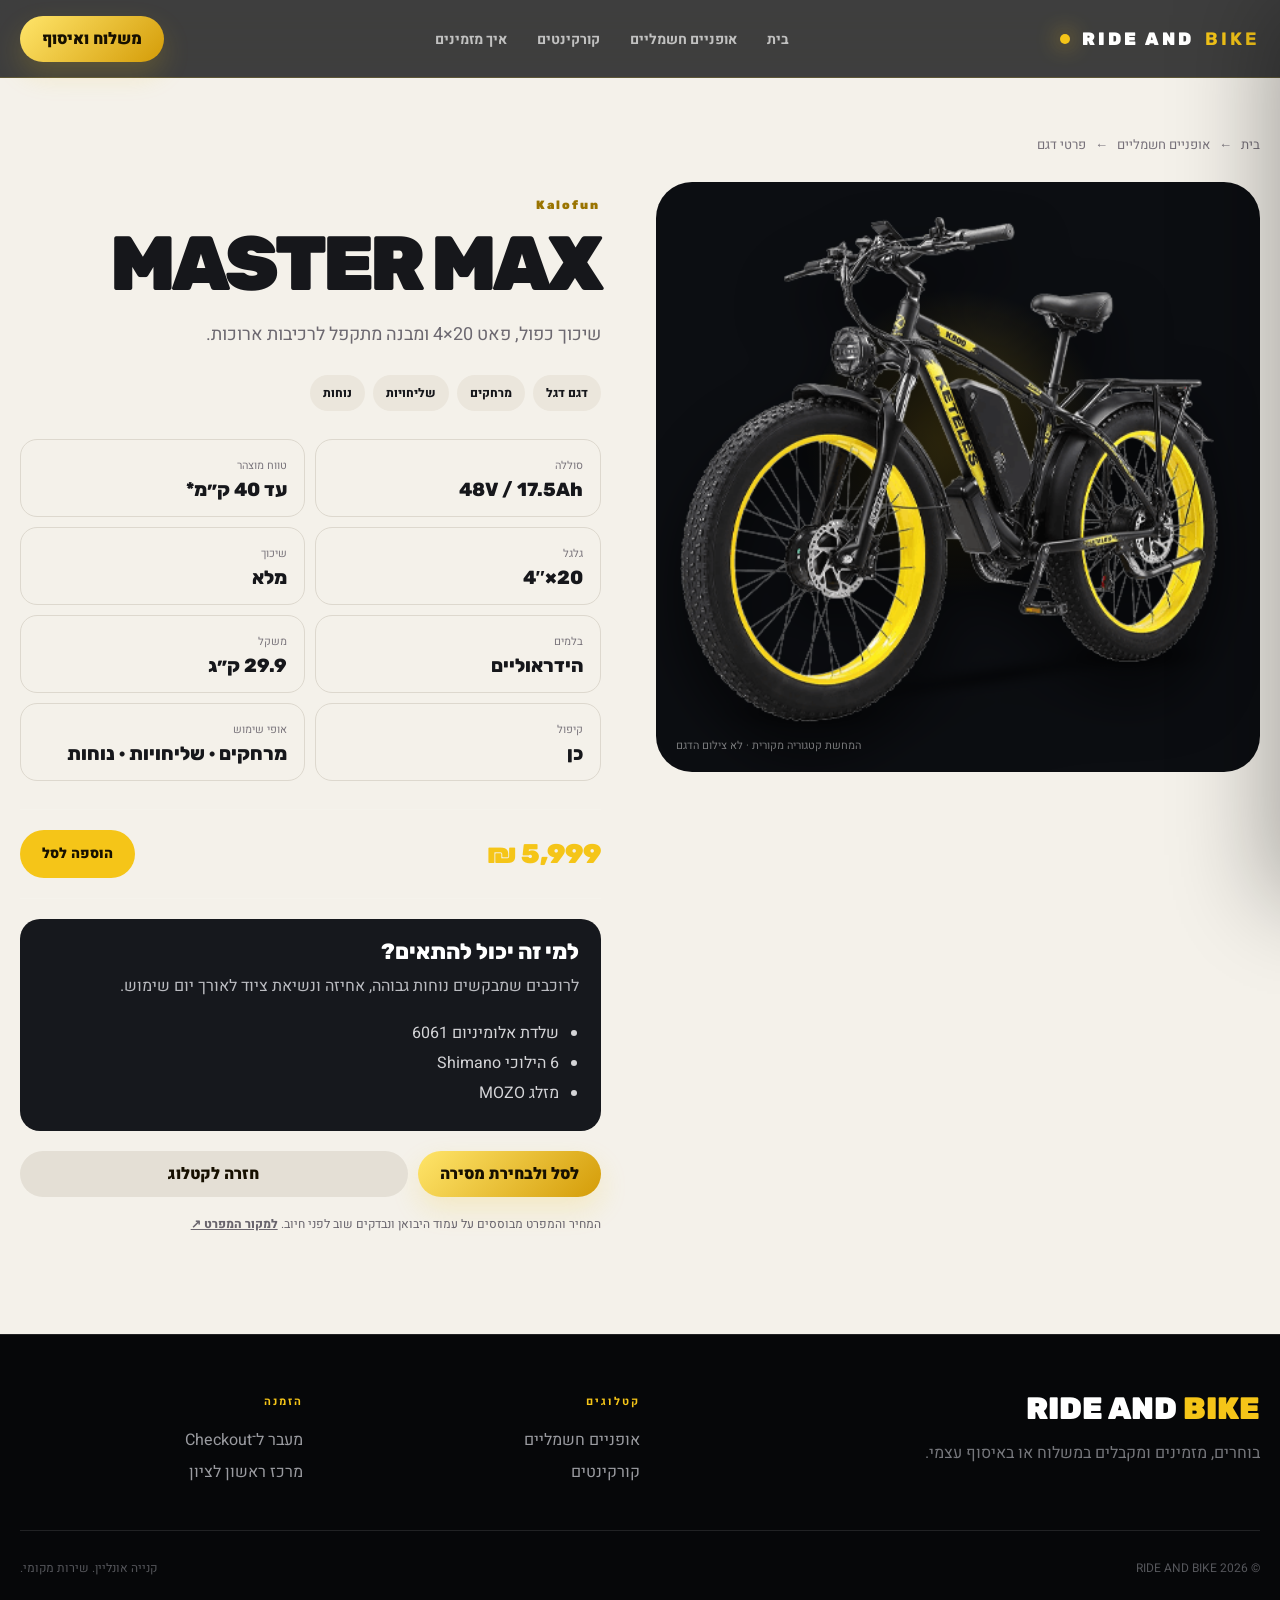
<file: rideandbike/product.html>
<!doctype html>
<html lang="he" dir="rtl">
<head>
  <meta charset="utf-8"><meta name="viewport" content="width=device-width,initial-scale=1">
<link rel="icon" href="data:image/svg+xml,<svg xmlns='http://www.w3.org/2000/svg' viewBox='0 0 32 32'><circle cx='16' cy='16' r='13' fill='%23f5c518'/></svg>" />
  <title>פרטי כלי · RIDE AND BIKE</title>
  <meta name="description" content="פרטי דגם, מחיר, מפרט והזמנה ב-RIDE AND BIKE ראשון לציון.">
  <meta name="theme-color" content="#08090b">
  <link rel="preconnect" href="https://fonts.googleapis.com"><link rel="preconnect" href="https://fonts.gstatic.com" crossorigin>
  <link href="https://fonts.googleapis.com/css2?family=Heebo:wght@400;500;700;800&family=Rubik:wght@700;800;900&display=swap" rel="stylesheet">
  <link rel="stylesheet" href="store.css"><link rel="stylesheet" href="commerce.css">
</head>
<body class="product-page-body">
<header class="store-nav"><div class="shell nav-inner">
  <a class="store-brand" href="index.html"><i></i>RIDE AND <b>BIKE</b></a>
  <ul class="store-links"><li><a href="index.html">בית</a></li><li><a href="electric-bikes.html">אופניים חשמליים</a></li><li><a href="electric-scooters.html">קורקינטים</a></li><li><a href="service.html">איך מזמינים</a></li></ul>
  <a class="nav-visit" href="service.html">משלוח ואיסוף</a>
  <details class="mobile-nav"><summary aria-label="פתיחת תפריט"><span></span><span></span></summary><nav><a href="index.html">בית</a><a href="electric-bikes.html">אופניים חשמליים</a><a href="electric-scooters.html">קורקינטים חשמליים</a><a href="service.html">איך מזמינים</a></nav></details>
</div></header>
<main class="product-page"><div class="shell">
  <nav class="breadcrumbs" aria-label="פירורי לחם"><a href="index.html">בית</a><span>←</span><a id="detailBack" href="electric-bikes.html">קטלוג</a><span>←</span><span>פרטי דגם</span></nav>
  <article class="product-detail">
    <figure class="detail-visual"><img id="detailImage" src="electricbike.png" alt=""><figcaption class="detail-art-note">המחשת קטגוריה מקורית · לא צילום הדגם</figcaption></figure>
    <div class="detail-copy"><span class="detail-brand" id="detailBrand"></span><h1 id="detailName"></h1><p class="detail-lead" id="detailLead"></p><div class="detail-badges" id="detailBadges"></div><div class="detail-specs" id="detailSpecs"></div>
      <div class="detail-purchase"><div class="product-price"><strong id="detailPrice"></strong><del id="detailOldPrice"></del></div><button class="add-cart-btn" id="detailAddCart" type="button">הוספה לסל</button></div>
      <div class="detail-callout"><h2>למי זה יכול להתאים?</h2><p id="detailFit"></p><ul id="detailHighlights" style="margin:18px 20px 0;color:#d4d4d7;line-height:1.9"></ul></div>
      <div class="detail-actions"><button class="gold-btn" type="button" data-cart-trigger>לסל ולבחירת מסירה</button><a class="gold-btn" id="detailBackCta" href="electric-bikes.html" style="background:#e4dfd5;box-shadow:none">חזרה לקטלוג</a></div>
      <p class="source-link">המחיר והמפרט מבוססים על עמוד היבואן ונבדקים שוב לפני חיוב. <a id="detailSource" href="#" target="_blank" rel="noopener">למקור המפרט ↗</a></p>
    </div>
  </article>
</div></main>
<footer class="site-footer"><div class="shell"><div class="footer-grid"><div><div class="footer-logo">RIDE AND <span>BIKE</span></div><p class="footer-copy">בוחרים, מזמינים ומקבלים במשלוח או באיסוף עצמי.</p></div><div class="footer-col"><h2>קטלוגים</h2><a href="electric-bikes.html">אופניים חשמליים</a><a href="electric-scooters.html">קורקינטים</a></div><div class="footer-col"><h2>הזמנה</h2><a href="checkout.html">מעבר ל־Checkout</a><p>מרכז ראשון לציון</p></div></div><div class="footer-bottom"><span>© <span data-year></span> RIDE AND BIKE</span><span>קנייה אונליין. שירות מקומי.</span></div></div></footer>
<script src="catalog-data.js"></script><script src="store-ui.js"></script><script src="commerce.js"></script>
<script>const p=(window.RIDE_CATALOG||[]).find(x=>x.id===new URLSearchParams(location.search).get('id'));if(p){document.getElementById('detailBackCta').href=p.type==='bike'?'electric-bikes.html':'electric-scooters.html'}</script>
</body></html>
</file>
<file: rideandbike/store.css>
:root{
  --gold:#f5c518;--gold-2:#ffe56a;--ink:#08090b;--ink-2:#111318;--panel:#15171d;
  --paper:#f4f1ea;--white:#fff;--muted:#a6a7ad;--line:rgba(255,255,255,.11);
  --radius:28px;--shadow:0 28px 80px rgba(0,0,0,.26);--max:1240px;
}
*{box-sizing:border-box;margin:0;padding:0}
html{scroll-behavior:smooth;background:var(--ink)}
body{font-family:"Heebo","Segoe UI",sans-serif;background:var(--ink);color:#fff;overflow-x:hidden;-webkit-font-smoothing:antialiased}
body.filters-open{overflow:hidden}
button,input,select{font:inherit}
button,a{-webkit-tap-highlight-color:transparent}
a{color:inherit}
img{display:block;max-width:100%}
.shell{width:min(calc(100% - 40px),var(--max));margin-inline:auto}
.skip-link{position:fixed;top:8px;right:8px;z-index:999;transform:translateY(-140%);background:#fff;color:#000;padding:10px 18px;border-radius:99px}.skip-link:focus{transform:none}
.store-nav{position:fixed;z-index:80;inset:0 0 auto;min-height:78px;display:flex;align-items:center;border-bottom:1px solid rgba(245,197,24,.18);background:rgba(5,6,8,.76);backdrop-filter:blur(22px) saturate(150%)}
.nav-inner{display:flex;align-items:center;justify-content:space-between;gap:28px}
.store-brand{display:flex;align-items:center;gap:12px;text-decoration:none;direction:ltr;font:900 18px/1 "Rubik",sans-serif;letter-spacing:.16em;white-space:nowrap}
.store-brand i{width:10px;height:10px;border-radius:50%;background:var(--gold);box-shadow:0 0 22px var(--gold)}
.store-brand b{color:var(--gold)}
.store-links{display:flex;align-items:center;gap:30px;list-style:none}
.store-links a{text-decoration:none;color:rgba(255,255,255,.68);font-size:14px;font-weight:700;transition:.2s}.store-links a:hover,.store-links a[aria-current="page"]{color:#fff}
.nav-visit,.gold-btn{display:inline-flex;align-items:center;justify-content:center;min-height:46px;padding:0 22px;border:0;border-radius:999px;background:linear-gradient(135deg,var(--gold-2),#d49c08);color:#171000;text-decoration:none;font-weight:900;box-shadow:0 12px 28px rgba(245,197,24,.18);cursor:pointer;transition:.25s}
.nav-visit:hover,.gold-btn:hover{transform:translateY(-2px);box-shadow:0 16px 34px rgba(245,197,24,.28)}
.mobile-nav{display:none;position:relative}.mobile-nav summary{list-style:none;width:46px;height:46px;border:1px solid var(--line);border-radius:50%;display:grid;place-content:center;gap:5px;cursor:pointer}.mobile-nav summary::-webkit-details-marker{display:none}.mobile-nav summary span{display:block;width:18px;height:1px;background:#fff}.mobile-nav nav{position:absolute;top:56px;left:0;width:min(310px,calc(100vw - 40px));padding:12px;background:#111318;border:1px solid var(--line);border-radius:20px;box-shadow:var(--shadow)}.mobile-nav nav a{display:block;padding:13px 14px;border-radius:12px;text-decoration:none;color:#ddd}.mobile-nav nav a:hover{background:rgba(255,255,255,.06)}

.catalog-hero{position:relative;min-height:620px;padding-top:78px;display:flex;align-items:flex-end;isolation:isolate;overflow:hidden;background:#090a0c}
.catalog-hero::before{content:"";position:absolute;z-index:-3;inset:0;background:
  radial-gradient(72% 90% at 26% 62%,rgba(245,197,24,.10),transparent 62%),
  radial-gradient(90% 70% at 8% 12%,rgba(74,96,124,.16),transparent 60%),
  linear-gradient(180deg,#0a0b0e,#07080a 58%,#050608)}
/* The hero product is the real model, running live in its own WebGL2 layer.
   A photograph cannot be turned, cannot catch the page's light and cannot be
   the same object the visitor configures further down the page. */
.hero-3d{position:absolute;z-index:-1;inset:0;width:100%;height:100%}
.catalog-hero .hero-3d{right:auto;left:0;width:min(62%,860px)}
.hero-3d-hint{position:absolute;z-index:1;bottom:26px;left:clamp(18px,4vw,54px);
  display:inline-flex;align-items:center;gap:8px;padding:8px 14px;border-radius:999px;
  border:1px solid rgba(255,255,255,.14);background:rgba(8,9,11,.6);backdrop-filter:blur(10px);
  color:rgba(255,255,255,.62);font-size:12px;font-weight:700;letter-spacing:.02em;pointer-events:none}
.hero-3d-hint::before{content:"";width:7px;height:7px;border-radius:50%;background:var(--gold,#f5c518);
  box-shadow:0 0 10px currentColor}
@media (max-width:900px){
  /* Touch must scroll the page, not orbit the model. */
  .hero-3d{pointer-events:none!important}
  .catalog-hero .hero-3d{width:100%;height:56%;top:auto;bottom:0}
  .hero-3d-hint{display:none}
}
.catalog-hero::after{content:"";position:absolute;z-index:0;inset:0;pointer-events:none;background:linear-gradient(90deg,transparent,rgba(5,6,8,.30) 44%,rgba(5,6,8,.92) 74%),linear-gradient(0deg,#08090b 0%,transparent 46%)}
.catalog-hero .shell{position:relative;z-index:1}
.hero-copy{padding:90px 0 72px;max-width:650px;margin-inline-start:auto}.catalog-hero .hero-copy{margin-left:auto;margin-right:0}
.kicker{display:flex;align-items:center;gap:12px;margin-bottom:20px;color:var(--gold);font:800 12px/1 "Rubik",sans-serif;letter-spacing:.23em}.kicker::before{content:"";width:38px;height:1px;background:var(--gold)}
.catalog-hero h1,.service-hero h1{font:900 clamp(52px,8.7vw,112px)/.92 "Rubik",sans-serif;letter-spacing:-.055em;margin-bottom:24px}.catalog-hero h1 span,.service-hero h1 span{color:var(--gold)}
.hero-copy p{max-width:560px;color:rgba(255,255,255,.7);font-size:clamp(17px,1.5vw,21px);line-height:1.7}
.hero-pills{display:flex;flex-wrap:wrap;gap:9px;margin-top:30px}.hero-pills span{padding:9px 14px;border:1px solid rgba(255,255,255,.14);border-radius:99px;background:rgba(0,0,0,.24);font-size:13px;color:#ddd;backdrop-filter:blur(8px)}

.catalog-section{background:var(--paper);color:#15161a;padding:72px 0 110px}
.catalog-layout{display:grid;grid-template-columns:280px minmax(0,1fr);gap:42px;align-items:start}
.filters{position:sticky;top:98px;padding:26px;background:#fff;border:1px solid #e1ddd4;border-radius:26px;box-shadow:0 18px 55px rgba(30,25,10,.07)}
.filters-head{display:flex;align-items:center;justify-content:space-between;margin-bottom:24px}.filters-head h2{font:800 22px/1 "Rubik",sans-serif}.filters-close{display:none;border:0;background:#eee;width:38px;height:38px;border-radius:50%;cursor:pointer}
.field{margin-bottom:20px}.field label,.field legend{display:block;margin-bottom:8px;font-size:12px;font-weight:800;color:#5a5760}.field input[type="search"],.field select{width:100%;height:48px;border:1px solid #d9d5cc;border-radius:13px;background:#faf9f6;color:#17171b;padding:0 13px;outline:0}.field input:focus,.field select:focus{border-color:#bd8e00;box-shadow:0 0 0 3px rgba(245,197,24,.2)}
.field fieldset{border:0}.check{display:flex;align-items:center;gap:10px;color:#27272c;font-size:14px}.check input{accent-color:#c99600;width:17px;height:17px}
.filter-reset{width:100%;height:45px;border:1px solid #d5d0c5;background:transparent;border-radius:13px;font-weight:800;cursor:pointer}.filter-reset:hover{background:#f2efe8}
.filter-backdrop{position:fixed;z-index:88;inset:0;background:rgba(0,0,0,.68);opacity:0;visibility:hidden;transition:.25s}.filters-open .filter-backdrop{opacity:1;visibility:visible}
.results{min-width:0}.results-toolbar{display:flex;align-items:center;justify-content:space-between;gap:18px;margin-bottom:24px}.results-title{font:800 clamp(26px,3vw,38px)/1 "Rubik",sans-serif}.results-count{display:block;margin-top:7px;color:#77727a;font-size:14px}.mobile-filter-btn{display:none;align-items:center;justify-content:center;gap:9px;height:45px;padding:0 17px;border:1px solid #d5d0c5;border-radius:999px;background:#fff;font-weight:800}
.product-grid{display:grid;grid-template-columns:repeat(2,minmax(0,1fr));gap:22px}
.product-card{position:relative;overflow:hidden;border:1px solid #dfdbd3;border-radius:28px;background:#fff;box-shadow:0 16px 45px rgba(20,18,12,.06);transition:transform .3s,box-shadow .3s}.product-card:hover{transform:translateY(-6px);box-shadow:0 25px 60px rgba(20,18,12,.12)}
.card-visual{position:relative;height:270px;overflow:hidden;background:radial-gradient(circle at 50% 44%,rgba(245,197,24,.25),transparent 35%),linear-gradient(145deg,#181a20,#08090b)}.card-visual::before{content:"";position:absolute;inset:18px;border:1px solid rgba(245,197,24,.17);border-radius:50%}.card-visual img{position:absolute;z-index:2;width:90%;height:90%;object-fit:contain;inset:5%;filter:drop-shadow(0 20px 18px rgba(0,0,0,.5));transition:transform .45s}.product-card:hover .card-visual img{transform:scale(1.035)}
.card-badge{position:absolute;z-index:4;top:17px;right:17px;padding:7px 10px;border-radius:99px;background:var(--gold);color:#1b1500;font-size:11px;font-weight:900}.card-art-note{position:absolute;z-index:4;bottom:12px;left:14px;color:rgba(255,255,255,.42);font-size:10px}
.card-body{padding:23px}.card-brand{color:#967100;font:800 11px/1 "Rubik",sans-serif;letter-spacing:.14em;text-transform:uppercase}.card-title{font:800 27px/1.05 "Rubik",sans-serif;margin:9px 0 8px}.card-subtitle{min-height:44px;color:#747078;font-size:14px;line-height:1.55}
.spec-row{display:grid;grid-template-columns:repeat(3,1fr);gap:8px;margin:20px 0}.mini-spec{padding:11px 8px;border-radius:13px;background:#f4f1ea;text-align:center}.mini-spec strong{display:block;font:800 15px/1 "Rubik",sans-serif}.mini-spec span{display:block;margin-top:5px;color:#7e7980;font-size:10px}
.card-actions{display:flex;gap:9px}.card-link,.compare-btn{height:44px;border-radius:999px;display:inline-flex;align-items:center;justify-content:center;font-weight:900;font-size:13px;cursor:pointer}.card-link{flex:1;background:#111;color:#fff;text-decoration:none}.card-link:hover{background:#292b30}.compare-btn{width:44px;border:1px solid #d7d2c8;background:#fff;font-size:18px}.compare-btn.active{background:var(--gold);border-color:var(--gold)}
.no-results{grid-column:1/-1;padding:70px 20px;text-align:center;border:1px dashed #cfc9bd;border-radius:28px;color:#77727a}.no-results strong{display:block;color:#222;font:800 28px/1 "Rubik",sans-serif;margin-bottom:12px}
.research-note{margin-top:34px;padding:24px 26px;border-radius:20px;background:#e9e4da;color:#646068;line-height:1.65;font-size:13px}.research-note strong{color:#222}.research-note a{font-weight:800}
.compare-bar{position:fixed;z-index:75;bottom:18px;left:50%;transform:translate(-50%,140%);width:min(calc(100% - 28px),720px);display:flex;align-items:center;justify-content:space-between;gap:18px;padding:13px 16px 13px 22px;border:1px solid rgba(245,197,24,.32);border-radius:999px;background:rgba(12,13,16,.94);box-shadow:0 18px 55px rgba(0,0,0,.4);backdrop-filter:blur(20px);transition:.3s}.compare-bar.show{transform:translate(-50%,0)}.compare-bar p{font-size:14px}.compare-open{border:0;background:var(--gold);height:42px;padding:0 18px;border-radius:999px;font-weight:900;cursor:pointer}
dialog{width:min(calc(100% - 32px),900px);max-height:85vh;margin:auto;border:1px solid #ddd;border-radius:28px;padding:0;background:#fff;color:#17171b;box-shadow:var(--shadow)}dialog::backdrop{background:rgba(0,0,0,.74);backdrop-filter:blur(7px)}.dialog-head{position:sticky;top:0;z-index:2;display:flex;justify-content:space-between;align-items:center;padding:22px 25px;background:#fff;border-bottom:1px solid #eee}.dialog-head h2{font:800 25px/1 "Rubik",sans-serif}.dialog-close{width:40px;height:40px;border:0;border-radius:50%;background:#eee;cursor:pointer}.compare-table-wrap{padding:22px;overflow:auto}.compare-table{width:100%;border-collapse:collapse;min-width:620px}.compare-table th,.compare-table td{text-align:right;padding:14px;border-bottom:1px solid #eee}.compare-table th{color:#706d74;font-size:12px}.compare-table td{font-weight:700}

.service-hero{position:relative;min-height:720px;padding-top:78px;display:flex;align-items:flex-end;isolation:isolate;background:#090a0c;overflow:hidden}.service-hero::before{content:"";position:absolute;z-index:-2;inset:0;background:
  radial-gradient(70% 88% at 74% 60%,rgba(245,197,24,.10),transparent 62%),
  radial-gradient(80% 70% at 96% 14%,rgba(74,96,124,.15),transparent 58%),
  linear-gradient(180deg,#0a0b0e,#07080a 58%,#050608)}
.service-hero::after{content:"";position:absolute;z-index:0;inset:0;pointer-events:none;background:linear-gradient(90deg,rgba(5,6,8,.94) 6%,rgba(5,6,8,.52) 42%,transparent 72%),linear-gradient(0deg,#08090b,transparent 45%)}
.service-hero .shell{position:relative;z-index:1}
.service-hero .hero-3d{left:auto;right:0;width:min(58%,760px)}
.service-hero .hero-3d.hero-3d-second{right:min(30%,360px);width:min(34%,430px);opacity:.95}
@media (max-width:900px){
  .service-hero .hero-3d{width:100%;height:52%;top:auto;bottom:0;right:0}
  .service-hero .hero-3d.hero-3d-second{display:none}
}.service-hero .hero-copy{margin-left:0;margin-right:auto;padding-bottom:85px}
.service-flow{background:var(--paper);color:#17171b;padding:100px 0}.section-head{display:flex;align-items:end;justify-content:space-between;gap:40px;margin-bottom:48px}.section-head h2{font:900 clamp(40px,6vw,74px)/.98 "Rubik",sans-serif;letter-spacing:-.045em}.section-head p{max-width:470px;color:#706c74;line-height:1.7}
.service-grid{display:grid;grid-template-columns:repeat(2,1fr);gap:22px}.service-card{overflow:hidden;border:1px solid #ded9cf;border-radius:32px;background:#fff;box-shadow:0 20px 60px rgba(20,18,12,.07)}.service-art{aspect-ratio:4/3;background:radial-gradient(circle at 50% 38%,#20242c,#090a0d 72%)}.service-art img{width:100%;height:100%;object-fit:contain}.service-copy{padding:28px}.service-number{color:#aa8000;font:900 12px/1 "Rubik",sans-serif;letter-spacing:.18em}.service-copy h3{font:800 31px/1.05 "Rubik",sans-serif;margin:10px 0 13px}.service-copy p{color:#716d75;line-height:1.7}
.service-packages{padding:100px 0;background:#0b0c0f}.package-grid{display:grid;grid-template-columns:repeat(3,1fr);gap:18px}.package{padding:30px;border:1px solid var(--line);border-radius:26px;background:#12141a}.package.featured{border-color:rgba(245,197,24,.5);background:linear-gradient(145deg,rgba(245,197,24,.1),#12141a 45%)}.package-icon{font-size:26px;color:var(--gold)}.package h3{font:800 25px/1 "Rubik",sans-serif;margin:22px 0 12px}.package p{color:var(--muted);line-height:1.65}.package ul{margin:20px 0 0;list-style:none}.package li{padding:9px 0;border-top:1px solid rgba(255,255,255,.07);color:#d4d4d7;font-size:14px}.package li::before{content:"✓";color:var(--gold);margin-left:9px}

.product-page{padding:135px 0 100px;background:var(--paper);color:#16171b;min-height:100vh}.breadcrumbs{display:flex;gap:9px;align-items:center;margin-bottom:28px;color:#77717a;font-size:13px}.breadcrumbs a{text-decoration:none}.product-detail{display:grid;grid-template-columns:1.02fr .98fr;gap:55px;align-items:start}.detail-visual{position:sticky;top:105px;min-height:590px;border-radius:36px;overflow:hidden;background:radial-gradient(circle at 50% 44%,rgba(245,197,24,.28),transparent 34%),#0c0e12}.detail-visual img{position:absolute;width:92%;height:92%;inset:4%;object-fit:contain;filter:drop-shadow(0 30px 28px rgba(0,0,0,.62))}.detail-art-note{position:absolute;bottom:18px;left:20px;color:rgba(255,255,255,.45);font-size:11px}.detail-copy{padding-top:10px}.detail-brand{color:#9a7400;font:900 12px/1 "Rubik",sans-serif;letter-spacing:.18em}.detail-copy h1{font:900 clamp(44px,6vw,80px)/.92 "Rubik",sans-serif;letter-spacing:-.05em;margin:13px 0 20px}.detail-lead{color:#6c6870;font-size:18px;line-height:1.7}.detail-badges{display:flex;flex-wrap:wrap;gap:8px;margin:25px 0}.detail-badges span{padding:9px 13px;border-radius:99px;background:#ebe6dc;font-weight:800;font-size:12px}.detail-specs{display:grid;grid-template-columns:repeat(2,1fr);gap:10px;margin:28px 0}.detail-spec{padding:17px;border:1px solid #ddd8ce;border-radius:17px}.detail-spec span{display:block;color:#7b767d;font-size:11px}.detail-spec strong{display:block;margin-top:6px;font:800 19px/1 "Rubik",sans-serif}.detail-callout{padding:22px;border-radius:20px;background:#16181d;color:#fff}.detail-callout h2{font:800 22px/1 "Rubik",sans-serif;margin-bottom:10px}.detail-callout p{color:#bbbcc1;line-height:1.65}.detail-actions{display:flex;gap:10px;margin-top:20px}.detail-actions a{flex:1}.source-link{display:block;margin-top:18px;color:#69656d;font-size:12px;line-height:1.6}.source-link a{font-weight:800}
.site-footer{padding:58px 0 28px;background:#060709;border-top:1px solid var(--line)}.footer-grid{display:grid;grid-template-columns:1.4fr .7fr .7fr;gap:55px}.footer-logo{font:900 31px/1 "Rubik",sans-serif;direction:ltr;text-align:right}.footer-logo span{color:var(--gold)}.footer-copy{max-width:430px;color:#76777c;line-height:1.7;margin-top:16px}.footer-col h2{font-size:11px;color:var(--gold);letter-spacing:.18em;margin-bottom:14px}.footer-col a,.footer-col p{display:block;text-decoration:none;color:#9a9ba0;line-height:2}.footer-col a:hover{color:#fff}.footer-bottom{display:flex;justify-content:space-between;gap:24px;padding-top:28px;margin-top:42px;border-top:1px solid var(--line);color:#55565b;font-size:12px}

@media(max-width:980px){.store-links,.nav-visit{display:none}.mobile-nav{display:block}.catalog-hero{min-height:570px}.catalog-hero::after{background:linear-gradient(0deg,#08090b 0%,rgba(5,6,8,.35) 75%),linear-gradient(90deg,transparent,rgba(5,6,8,.68))}.hero-copy{margin:0;padding-bottom:55px}.catalog-layout{grid-template-columns:1fr}.filters{position:fixed;z-index:90;top:0;right:0;height:100dvh;width:min(360px,92vw);border-radius:0;overflow:auto;transform:translateX(105%);transition:.3s}.filters-open .filters{transform:none}.filters-close,.mobile-filter-btn{display:inline-flex;align-items:center;justify-content:center}.product-detail{grid-template-columns:1fr}.detail-visual{position:relative;top:0;min-height:520px}.service-grid{grid-template-columns:1fr 1fr}.package-grid{grid-template-columns:1fr}.footer-grid{grid-template-columns:1fr 1fr}.footer-grid>div:first-child{grid-column:1/-1}}
@media(max-width:680px){.shell{width:min(calc(100% - 28px),var(--max))}.store-nav{min-height:68px}.store-brand{font-size:13px;letter-spacing:.11em}.catalog-hero,.service-hero{padding-top:68px;min-height:620px}.catalog-hero::before{background-position:38% center}.service-hero::before{background-position:64% center}.catalog-hero h1,.service-hero h1{font-size:clamp(50px,17vw,78px)}.hero-copy,.catalog-hero .hero-copy,.service-hero .hero-copy{width:100%;max-width:100%;margin:0;padding-bottom:42px}.hero-copy p{font-size:16px}.catalog-section,.service-flow,.service-packages{padding:70px 0}.results-toolbar{align-items:flex-end}.results-title{font-size:29px}.product-grid{grid-template-columns:1fr}.card-visual{height:245px}.service-grid{grid-template-columns:1fr}.section-head{display:block}.section-head p{margin-top:18px}.service-copy{padding:23px}.detail-visual{min-height:390px;border-radius:27px}.detail-copy h1{font-size:48px}.detail-actions{flex-direction:column}.detail-specs{grid-template-columns:1fr 1fr}.footer-grid{grid-template-columns:1fr}.footer-grid>div:first-child{grid-column:auto}.footer-bottom{flex-direction:column-reverse}.compare-bar{border-radius:22px}.compare-bar p{font-size:12px}}
@media(prefers-reduced-motion:reduce){html{scroll-behavior:auto}*,*::before,*::after{animation-duration:.01ms!important;transition-duration:.01ms!important}}
</file>
<file: rideandbike/commerce.css>
:root{--commerce-gold:#f5c518;--commerce-ink:#0a0a0c;--commerce-paper:#f6f3ec}
.cart-trigger{position:relative;display:inline-flex;align-items:center;justify-content:center;gap:9px;min-height:43px;padding:0 16px;border:1px solid rgba(245,197,24,.5);border-radius:999px;background:rgba(245,197,24,.09);color:inherit;font:800 12px/1 "Heebo",sans-serif;cursor:pointer;white-space:nowrap}
.cart-trigger svg{width:20px;height:20px;fill:none;stroke:currentColor;stroke-width:1.7;stroke-linecap:round;stroke-linejoin:round;overflow:visible;transition:transform .22s cubic-bezier(.2,.8,.25,1)}.cart-trigger:hover svg{transform:translateY(-1px) scale(1.06)}.cart-trigger:active svg{transform:translateY(0) scale(.96)}
.cart-count{position:absolute;top:-5px;inset-inline-end:-5px;display:grid;place-items:center;min-width:19px;height:19px;padding:0 5px;border-radius:999px;background:var(--commerce-gold);color:#171100;font:900 11px/1 "Heebo",sans-serif;box-shadow:0 3px 10px rgba(0,0,0,.45),0 0 0 2px rgba(8,9,11,.85);transform:scale(1);transition:transform .24s cubic-bezier(.2,1.5,.4,1)}.cart-trigger[data-empty="true"] .cart-count{transform:scale(0)}
.commerce-backdrop{position:fixed;z-index:199;inset:0;background:rgba(0,0,0,.62);opacity:0;visibility:hidden;transition:.3s;backdrop-filter:blur(5px)}
.commerce-backdrop.open{opacity:1;visibility:visible}
.cart-drawer{position:fixed;z-index:200;top:0;bottom:0;right:0;width:min(430px,100%);display:flex;flex-direction:column;background:#f8f6f0;color:#111;box-shadow:-35px 0 90px rgba(0,0,0,.32);transform:translateX(105%);transition:transform .38s cubic-bezier(.2,.75,.25,1)}
.cart-drawer.open{transform:none}
.cart-head{display:flex;align-items:center;justify-content:space-between;padding:24px;border-bottom:1px solid #ddd8cd}.cart-head h2{font:900 28px/1 "Rubik",sans-serif}.cart-close{display:grid;place-items:center;width:42px;height:42px;border:1px solid #d5d0c6;border-radius:50%;background:#fff;font-size:24px;cursor:pointer}
.cart-body{flex:1;overflow:auto;padding:18px 24px}.cart-empty{padding:70px 20px;text-align:center;color:#6a6660}.cart-empty strong{display:block;color:#111;font-size:24px;margin-bottom:10px}
.cart-line{display:grid;grid-template-columns:84px 1fr auto;gap:13px;align-items:center;padding:16px 0;border-bottom:1px solid #e0dbd1}.cart-line img{width:84px;height:76px;object-fit:contain;border-radius:16px;background:#111}.cart-line h3{font-size:16px;line-height:1.25;margin-bottom:4px}.cart-line p{font-weight:800}.cart-remove{border:0;background:transparent;color:#8d877e;cursor:pointer;font-size:12px}.qty-control{display:flex;align-items:center;gap:8px;margin-top:8px}.qty-control button{width:28px;height:28px;border:1px solid #d5d0c6;border-radius:50%;background:#fff;cursor:pointer}.qty-control span{min-width:18px;text-align:center;font-weight:800}
.delivery-choice{padding:18px 24px;border-top:1px solid #ddd8cd;background:#fff}.delivery-choice h3{font-size:14px;margin-bottom:10px}.delivery-options{display:grid;grid-template-columns:1fr 1fr;gap:8px}.delivery-option{display:flex;align-items:flex-start;gap:8px;padding:12px;border:1px solid #ddd8cd;border-radius:14px;cursor:pointer}.delivery-option:has(input:checked){border-color:#d4a700;background:#fff8d9}.delivery-option strong{display:block;font-size:13px}.delivery-option small{display:block;color:#7b756c;margin-top:3px}
.cart-foot{padding:18px 24px 24px;background:#0b0b0d;color:#fff}.cart-total{display:flex;justify-content:space-between;align-items:end;margin-bottom:14px}.cart-total span{color:#aaa}.cart-total strong{font:900 27px/1 "Rubik",sans-serif;color:var(--commerce-gold)}.cart-shipping-note{font-size:11px;color:#8e8e93;margin:-4px 0 14px}.checkout-link{display:flex;align-items:center;justify-content:center;min-height:54px;border-radius:999px;background:linear-gradient(135deg,#ffe35a,#e5ad00);color:#171100;text-decoration:none;font-weight:900}.checkout-link[aria-disabled="true"]{pointer-events:none;opacity:.4}
.cart-toast{position:fixed;z-index:250;left:50%;bottom:26px;transform:translate(-50%,25px);padding:12px 19px;border-radius:999px;background:#111;color:#fff;box-shadow:0 16px 50px rgba(0,0,0,.3);opacity:0;transition:.3s;font-size:13px}.cart-toast.show{opacity:1;transform:translate(-50%,0)}
.product-price{display:flex;align-items:baseline;gap:9px;margin:15px 0}.product-price strong{font:900 27px/1 "Rubik",sans-serif}.product-price del{color:#999;font-size:14px}.add-cart-btn{display:inline-flex;align-items:center;justify-content:center;min-height:48px;padding:0 22px;border:0;border-radius:999px;background:var(--commerce-gold);color:#171100;font:900 14px/1 "Heebo",sans-serif;cursor:pointer}.add-cart-btn:hover{filter:brightness(1.05);transform:translateY(-1px)}.add-cart-btn:disabled{cursor:not-allowed;background:#ddd;color:#777}.card-actions .add-cart-btn{flex:1}.detail-purchase{display:flex;align-items:center;justify-content:space-between;gap:18px;padding:20px 0;border-top:1px solid rgba(255,255,255,.11);border-bottom:1px solid rgba(255,255,255,.11);margin:20px 0}.detail-purchase .product-price{margin:0}.detail-purchase .product-price strong{color:var(--commerce-gold)}
.checkout-page{min-height:100vh;padding:130px 0 80px;background:var(--commerce-paper);color:#111}.checkout-shell{width:min(1180px,calc(100% - 40px));margin:auto}.checkout-head{display:flex;justify-content:space-between;align-items:end;gap:30px;margin-bottom:40px}.checkout-head h1{font:900 clamp(44px,7vw,82px)/.95 "Rubik",sans-serif}.checkout-head p{max-width:430px;color:#6d6861;line-height:1.7}.checkout-grid{display:grid;grid-template-columns:1fr 410px;gap:30px;align-items:start}.checkout-card{padding:30px;border:1px solid #ddd8cd;border-radius:28px;background:#fff;box-shadow:0 24px 70px rgba(55,43,10,.08)}.checkout-card h2{font:900 25px/1.1 "Rubik",sans-serif;margin-bottom:22px}.checkout-fields{display:grid;grid-template-columns:1fr 1fr;gap:16px}.checkout-field{display:grid;gap:7px}.checkout-field.full{grid-column:1/-1}.checkout-field label{font-size:12px;font-weight:800}.checkout-field input,.checkout-field select,.checkout-field textarea{width:100%;min-height:50px;padding:12px 14px;border:1px solid #d8d3c9;border-radius:13px;background:#fcfbf8;font:500 15px "Heebo",sans-serif}.checkout-field textarea{min-height:90px;resize:vertical}.checkout-methods{display:grid;grid-template-columns:1fr 1fr;gap:12px;margin:10px 0 24px}.checkout-method{padding:15px;border:1px solid #ddd8cd;border-radius:15px}.checkout-method:has(input:checked){border-color:#d4a700;background:#fff8d9}.checkout-method strong{display:block;margin-bottom:3px}.checkout-method small{color:#777}.checkout-submit{width:100%;min-height:58px;border:0;border-radius:999px;background:#111;color:#fff;font:900 15px "Heebo",sans-serif;cursor:pointer}.checkout-submit:hover{background:#c99b00;color:#111}.checkout-note{padding:13px 15px;border-radius:13px;background:#fff6ce;color:#685000;font-size:12px;line-height:1.6;margin-top:14px}.checkout-summary{position:sticky;top:100px}.checkout-summary-line{display:flex;justify-content:space-between;gap:20px;padding:13px 0;border-bottom:1px solid #ece8df}.checkout-summary-line span{color:#6f6a63}.checkout-summary-total{display:flex;justify-content:space-between;align-items:end;padding-top:20px}.checkout-summary-total strong{font:900 30px/1 "Rubik",sans-serif}.checkout-confirmation{display:none;text-align:center;padding:70px 30px}.checkout-confirmation.show{display:block}.checkout-confirmation .check{display:grid;place-items:center;width:82px;height:82px;margin:0 auto 25px;border-radius:50%;background:var(--commerce-gold);font-size:38px}.checkout-confirmation h2{font:900 38px/1.05 "Rubik",sans-serif;margin-bottom:16px}.checkout-confirmation p{color:#68635c;line-height:1.7}.checkout-confirmation a{display:inline-flex;margin-top:24px;padding:14px 24px;border-radius:999px;background:#111;color:#fff;text-decoration:none;font-weight:800}
@media(max-width:900px){.cart-trigger .cart-label{display:none}.cart-trigger{width:44px;padding:0}.checkout-grid{grid-template-columns:1fr}.checkout-summary{position:static;order:-1}.checkout-head{display:block}.checkout-head p{margin-top:16px}.checkout-fields{grid-template-columns:1fr}.checkout-field.full{grid-column:auto}}
@media(max-width:560px){.cart-drawer{width:100%}.cart-head{padding:18px 20px}.cart-body{padding:12px 20px}.delivery-choice,.cart-foot{padding-inline:20px}.delivery-options{grid-template-columns:1fr}.checkout-page{padding-top:100px}.checkout-shell{width:min(100% - 24px,1180px)}.checkout-card{padding:21px;border-radius:22px}.checkout-methods{grid-template-columns:1fr}.cart-toast{bottom:16px;white-space:nowrap}}
@media(prefers-reduced-motion:reduce){.cart-drawer,.commerce-backdrop,.cart-toast{transition:none}}
</file>
